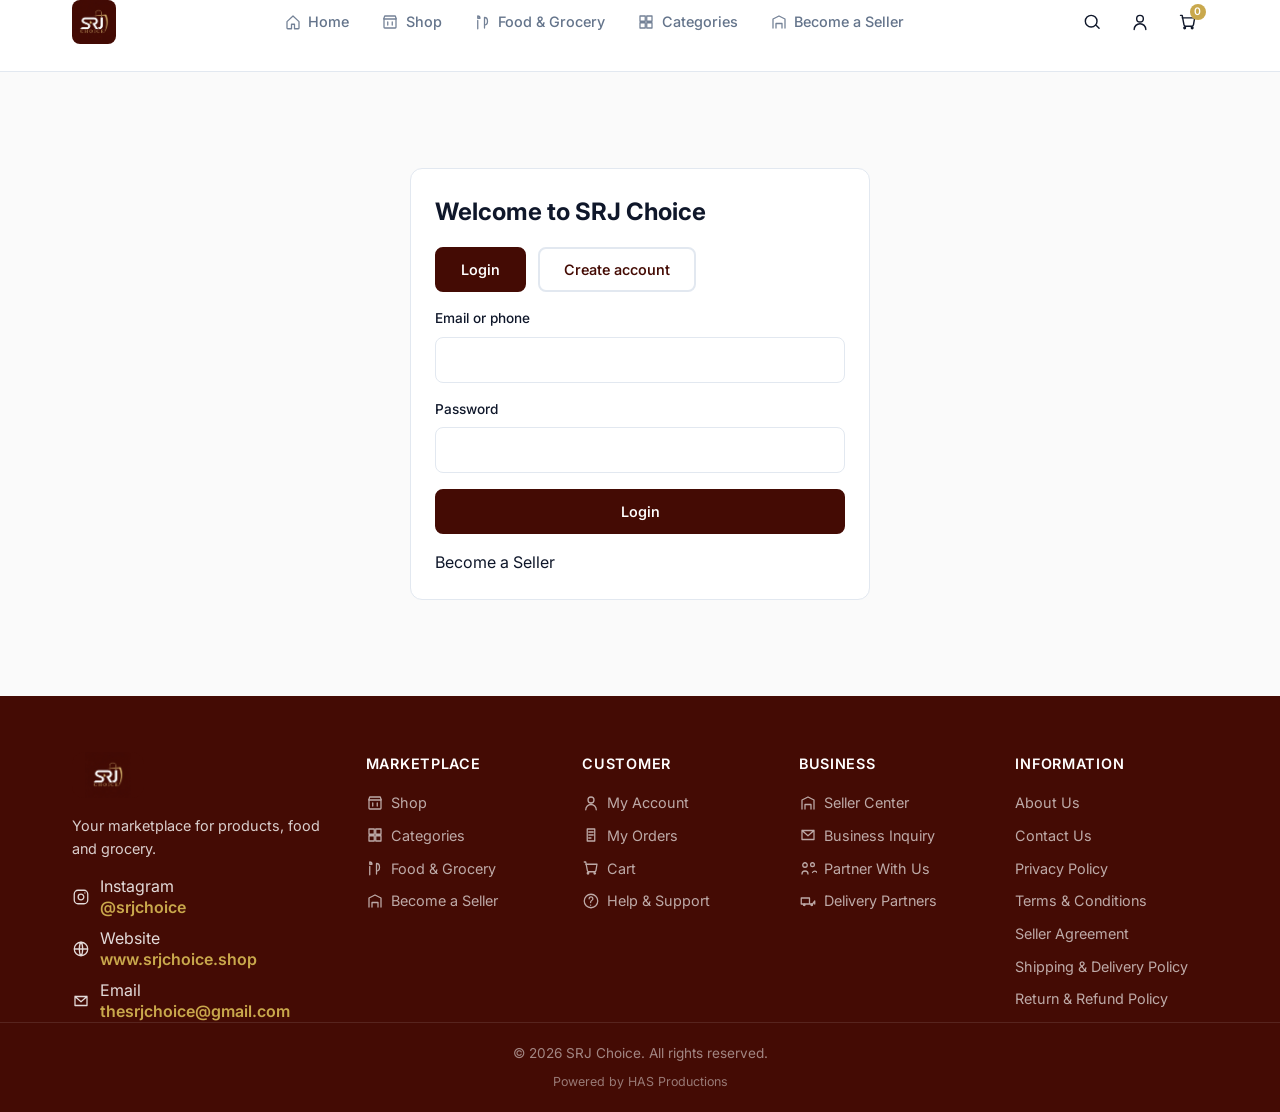
<file: account.html>
<!DOCTYPE html>
<html lang="en">
<head>
  <meta charset="UTF-8"/><meta name="viewport" content="width=device-width, initial-scale=1.0"/>
  <meta name="theme-color" content="#440B04"/>
  <meta name="description" content="SRJ Choice marketplace for products, food and grocery. Instagram @srjchoice. Email thesrjchoice@gmail.com."/>
  <link rel="icon" href="/logo.jpg"/>
  <link rel="canonical" href="https://www.srjchoice.shop/"/>

  <title>Account | SRJ Choice</title>
  <link href="https://fonts.googleapis.com/css2?family=Inter:wght@400;500;600&family=Playfair+Display:wght@600&display=swap" rel="stylesheet"/>
  <link rel="stylesheet" href="/styles.css"/>
</head>
<body>
<div id="app"></div>
<script src="/app.js"></script>
<script>
const next = new URLSearchParams(location.search).get("next");
document.getElementById("app").innerHTML = headerHTML("account") + `<main class="section"><div class="container" id="main"></div></main>` + footerHTML();
updateCartCount();

async function show() {
  if (!token()) return guest();
  try {
    const me = await api("/api/me");
    const orders = await api("/api/orders/mine").catch(() => ({orders:[]}));
    setUser(me.user);
    document.getElementById("main").innerHTML = `
      <h1 class="section-title">My Account</h1>
      <p>${escapeHtml(me.user.name)} · ${escapeHtml(me.user.email)} · ${escapeHtml(me.user.role)}</p>
      <p style="margin:1rem 0">
        ${me.user.role==="seller"?'<a class="btn btn-primary" href="/seller">Seller dashboard</a>':''}
        ${me.user.role==="admin"?'<a class="btn btn-primary" href="/admin">Admin panel</a>':''}
        <button class="btn btn-outline-dark" type="button" onclick="logout()">Log out</button>
      </p>
      <h3>Orders</h3>
      <table class="table"><thead><tr><th>ID</th><th>Status</th><th>Total</th><th>Items</th></tr></thead>
      <tbody>${(orders.orders||[]).map(o=>`<tr><td>${o.public_id}</td><td>${statusBadge(o.status)}</td><td>${money(o.total)}</td>
        <td>${(o.items||[]).map(i=>escapeHtml(i.name)+' × '+i.qty+' ('+i.status+')').join('<br>')}
        ${o.delivery?`<div>Track ${escapeHtml(o.delivery.tracking_code||'')} · ${escapeHtml(o.delivery.status||'')} · delivery ${money(o.delivery_fee||0)}</div>`:''}</td></tr>`).join("") || "<tr><td colspan=4>No orders yet</td></tr>"}</tbody></table>
      <p style="margin-top:2rem"><button class="btn btn-outline-dark" id="del">Delete my account</button></p>`;
    document.getElementById("del").onclick = async () => {
      if (!confirm("Delete account and anonymize personal data?")) return;
      await api("/api/account/delete", {method:"POST", body:"{}"});
      logout();
    };
  } catch { guest(); }
}

function guest() {
  document.getElementById("main").innerHTML = `
    <div class="auth-card">
      <h2>Welcome to SRJ Choice</h2>
      <div class="shop-filters" style="margin:1rem 0">
        <button class="btn btn-primary" id="t-login">Login</button>
        <button class="btn btn-outline-dark" id="t-reg">Create account</button>
      </div>
      <form id="f-login">
        <div class="form-group"><label>Email or phone</label><input name="email" required/></div>
        <div class="form-group"><label>Password</label><input type="password" name="password" required/></div>
        <button class="btn btn-primary btn-full">Login</button>
      </form>
      <form id="f-reg" class="hidden">
        <div class="form-group"><label>Full name</label><input name="name" required/></div>
        <div class="form-group"><label>Email</label><input type="email" name="email" required/></div>
        <div class="form-group"><label>Mobile</label><input name="phone" required/></div>
        <div class="form-group"><label>Password (8+)</label><input type="password" name="password" required minlength="8"/></div>
        <button class="btn btn-primary btn-full">Create customer account</button>
      </form>
      <p style="margin-top:1rem"><a href="/seller">Become a Seller</a></p>
    </div>`;
  document.getElementById("t-login").onclick = () => { document.getElementById("f-login").classList.remove("hidden"); document.getElementById("f-reg").classList.add("hidden"); };
  document.getElementById("t-reg").onclick = () => { document.getElementById("f-reg").classList.remove("hidden"); document.getElementById("f-login").classList.add("hidden"); };
  document.getElementById("f-login").onsubmit = async e => {
    e.preventDefault();
    const fd = Object.fromEntries(new FormData(e.target));
    try {
      const r = await api("/api/auth/login", {method:"POST", body:JSON.stringify(fd)});
      setToken(r.token); setUser(r.user);
      location.href = next === "checkout" ? "/?page=checkout" : (r.user.role==="admin"?"/admin": r.user.role==="seller"?"/seller":"/account");
    } catch(err){ toast(err.message); }
  };
  document.getElementById("f-reg").onsubmit = async e => {
    e.preventDefault();
    const fd = Object.fromEntries(new FormData(e.target));
    try {
      const r = await api("/api/auth/register", {method:"POST", body:JSON.stringify(fd)});
      setToken(r.token); setUser(r.user);
      location.href = next === "checkout" ? "/?page=checkout" : "/account";
    } catch(err){ toast(err.message); }
  };
}
show();
</script>
</body></html>
</file>
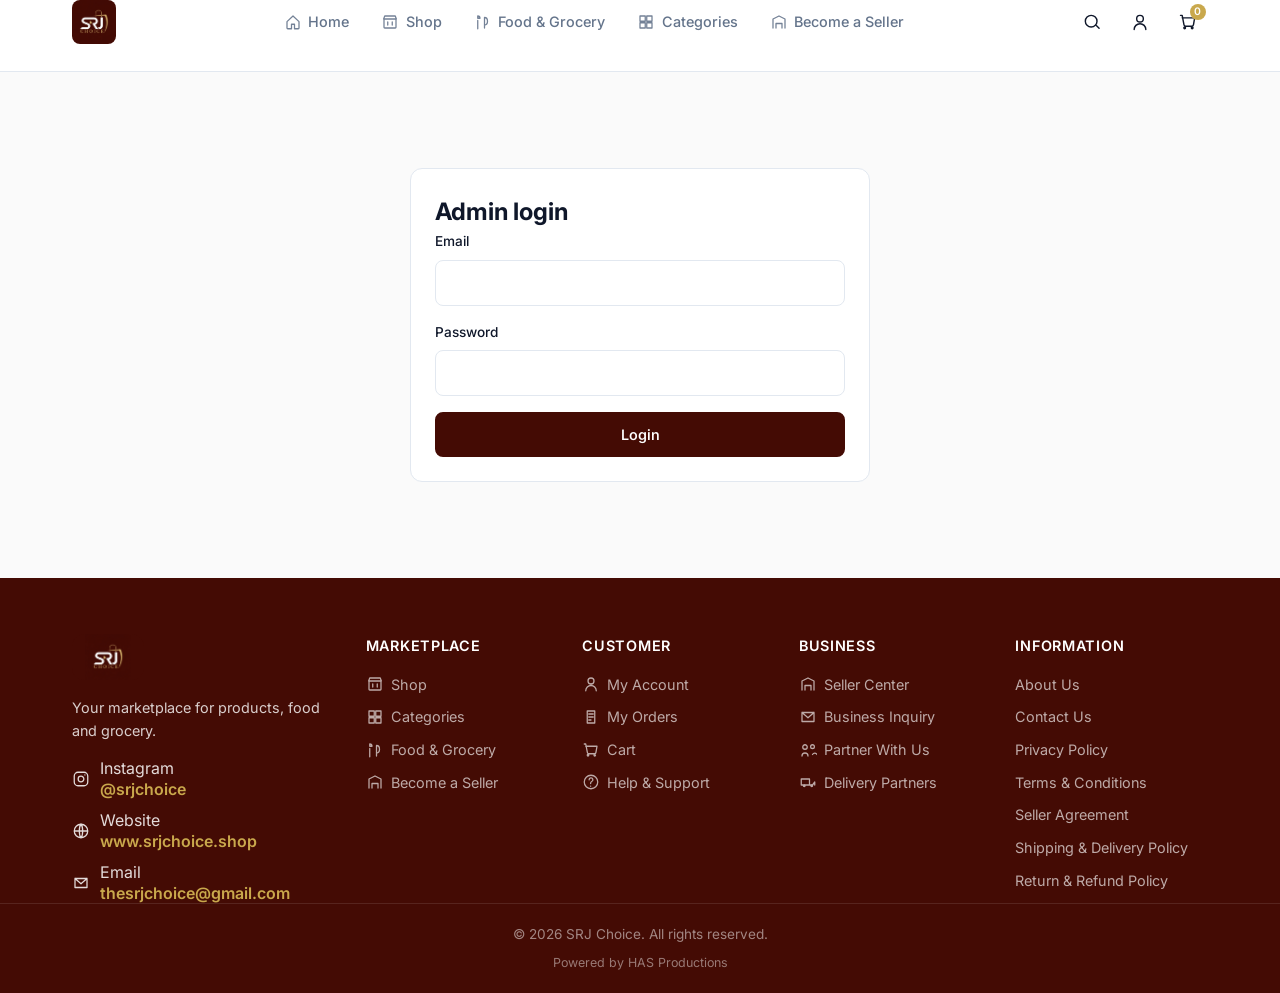
<file: admin.html>
<!DOCTYPE html>
<html lang="en">
<head>
  <meta charset="UTF-8"/><meta name="viewport" content="width=device-width, initial-scale=1.0"/>
  <meta name="theme-color" content="#440B04"/>
  <meta name="description" content="SRJ Choice marketplace for products, food and grocery. Instagram @srjchoice. Email thesrjchoice@gmail.com."/>
  <link rel="icon" href="/logo.jpg"/>
  <link rel="canonical" href="https://www.srjchoice.shop/"/>

  <title>Admin | SRJ Choice</title>
  <link href="https://fonts.googleapis.com/css2?family=Inter:wght@400;500;600&family=Playfair+Display:wght@600&display=swap" rel="stylesheet"/>
  <link rel="stylesheet" href="/styles.css"/>
</head>
<body>
<div id="app"></div>
<script src="/app.js"></script>
<script>
document.getElementById("app").innerHTML = headerHTML("") + `<div id="root"></div>` + footerHTML();

async function start() {
  const u = currentUser();
  if (!token() || !u || u.role !== "admin") {
    document.getElementById("root").innerHTML = `<section class="section"><div class="container auth-card">
      <h2>Admin login</h2>
      <form id="lf">
        <div class="form-group"><label>Email</label><input name="email" /></div>
        <div class="form-group"><label>Password</label><input type="password" name="password"/></div>
        <button class="btn btn-primary btn-full">Login</button>
      </form></div></section>`;
    document.getElementById("lf").onsubmit = async e => {
      e.preventDefault();
      try {
        const r = await api("/api/auth/login", {method:"POST", body:JSON.stringify(Object.fromEntries(new FormData(e.target)))});
        if (r.user.role !== "admin") { toast("Not an admin account"); return; }
        setToken(r.token); setUser(r.user); location.reload();
      } catch(err){ toast(err.message); }
    };
    return;
  }
  document.getElementById("root").innerHTML = `<div class="dash-wrap">
    <aside class="dash-side">
      <button class="linky active" data-p="stats">${icon("dash")} Dashboard</button>
      <button class="linky" data-p="sellers">${icon("seller")} Sellers</button>
      <button class="linky" data-p="customers">${icon("customers")} Customers</button>
      <button class="linky" data-p="products">${icon("products")} Products</button>
      <button class="linky" data-p="cats">${icon("categories")} Categories</button>
      <button class="linky" data-p="orders">${icon("orders")} Orders</button>
      <button class="linky" data-p="delivery">${icon("delivery")} Delivery</button>
      <button class="linky" data-p="payouts">${icon("payouts")} Payouts</button>
      <button class="linky" data-p="inquiries">${icon("mail")} Inquiries</button>
      <button class="linky" data-p="settings">${icon("commission")} Commission</button>
    </aside><div class="dash-main" id="panel"></div></div>`;
  document.querySelectorAll(".linky").forEach(b => b.onclick = () => {
    document.querySelectorAll(".linky").forEach(x=>x.classList.remove("active"));
    b.classList.add("active"); show(b.dataset.p);
  });
  async function show(p) {
    if (p==="stats") {
      const s = await api("/api/admin/stats");
      document.getElementById("panel").innerHTML = `<h2>Marketplace</h2>
        <div class="stat-grid">
          ${Object.entries(s).map(([k,v])=>`<div class="stat-card">${k}<b>${typeof v==="number" && k.includes("commission")||k==="gmv"?money(v):v}</b></div>`).join("")}
        </div>`;
    }
    if (p==="sellers") {
      const list = (await api("/api/admin/sellers")).sellers;
      document.getElementById("panel").innerHTML = `<h2>Sellers</h2><table class="table">
        <thead><tr><th>Store</th><th>Owner</th><th>Status</th><th></th></tr></thead>
        <tbody>${list.map(s=>`<tr><td>${escapeHtml(s.store_name)}</td><td>${escapeHtml(s.name)}<br>${escapeHtml(s.email)}</td>
          <td>${s.status}</td><td>
            <button data-s="${s.id}" data-v="approved">Approve</button>
            <button data-s="${s.id}" data-v="rejected">Reject</button>
            <button data-s="${s.id}" data-v="suspended">Suspend</button>
          </td></tr>`).join("")}</tbody></table>`;
      document.querySelectorAll("[data-s]").forEach(b => b.onclick = async () => {
        await api("/api/admin/sellers/"+b.dataset.s, {method:"PUT", body:JSON.stringify({status:b.dataset.v})});
        show("sellers");
      });
    }
    if (p==="products") {
      const list = (await api("/api/seller/products")).products;
      document.getElementById("panel").innerHTML = `<h2>Products</h2><table class="table">
        <thead><tr><th>Name</th><th>Price</th><th>Status</th><th></th></tr></thead>
        <tbody>${list.map(x=>`<tr><td>${escapeHtml(x.name)}</td><td>${money(x.price)}</td><td>${x.status}${x.featured?" ★":""}</td>
          <td>
            <button data-p="${x.id}" data-v="published">Approve</button>
            <button data-p="${x.id}" data-v="rejected">Reject</button>
            <button data-f="${x.id}">Feature</button>
          </td></tr>`).join("")}</tbody></table>`;
      document.querySelectorAll("[data-p]").forEach(b => b.onclick = async () => {
        await api("/api/admin/products/"+b.dataset.p, {method:"PUT", body:JSON.stringify({status:b.dataset.v})});
        show("products");
      });
      document.querySelectorAll("[data-f]").forEach(b => b.onclick = async () => {
        await api("/api/admin/products/"+b.dataset.f, {method:"PUT", body:JSON.stringify({featured:true})});
        toast("Featured");
      });
    }
    if (p==="orders") {
      const list = (await api("/api/admin/orders")).orders;
      document.getElementById("panel").innerHTML = `<h2>Orders</h2><table class="table">
        <thead><tr><th>ID</th><th>Total</th><th>Pay</th><th>Status</th></tr></thead>
        <tbody>${list.map(o=>`<tr><td>${o.public_id}</td><td>${money(o.total)}</td><td>${o.payment_method}</td>
          <td><select data-o="${o.id}">${["placed","processing","shipped","delivered","cancelled"].map(s=>`<option ${s===o.status?"selected":""}>${s}</option>`).join("")}</select></td></tr>`).join("")}</tbody></table>`;
      document.querySelectorAll("[data-o]").forEach(sel => sel.onchange = async () => {
        await api("/api/admin/orders/"+sel.dataset.o, {method:"PUT", body:JSON.stringify({status:sel.value})});
      });
    }
    if (p==="cats") {
      const cats = (await api("/api/categories/all")).categories;
      const mains = cats.filter(c=>!c.parent_id);
      document.getElementById("panel").innerHTML = `<h2>Categories</h2>
        <form id="cf" class="shop-filters">
          <input name="name" placeholder="Name" required/>
          <select name="parent_id"><option value="">Main category</option>${mains.map(m=>`<option value="${m.id}">Under ${escapeHtml(m.name)}</option>`).join("")}</select>
          <input name="commission_pct" placeholder="Commission % (optional)" type="number" step="0.1"/>
          <button class="btn btn-primary btn-sm">Add</button>
        </form>
        <table class="table"><thead><tr><th>Name</th><th>Parent</th><th>Active</th><th>Commission</th><th></th></tr></thead>
        <tbody>${cats.map(c=>`<tr><td>${escapeHtml(c.name)}</td><td>${c.parent_id||"—"}</td><td>${c.active?"yes":"no"}</td>
          <td>${c.commission_pct??"—"}</td>
          <td><button data-off="${c.id}">Deactivate</button></td></tr>`).join("")}</tbody></table>`;
      document.getElementById("cf").onsubmit = async e => {
        e.preventDefault();
        const d = Object.fromEntries(new FormData(e.target));
        d.parent_id = d.parent_id ? Number(d.parent_id) : null;
        d.commission_pct = d.commission_pct === "" ? null : Number(d.commission_pct);
        await api("/api/admin/categories", {method:"POST", body:JSON.stringify(d)});
        show("cats");
      };
      document.querySelectorAll("[data-off]").forEach(b => b.onclick = async () => {
        await api("/api/admin/categories/"+b.dataset.off, {method:"PUT", body:JSON.stringify({delete:true})});
        show("cats");
      });
    }
    if (p==="customers") {
      const list = (await api("/api/admin/customers")).customers;
      document.getElementById("panel").innerHTML = `<h2>Customers</h2><table class="table">
        <thead><tr><th>Name</th><th>Email</th><th>Phone</th></tr></thead>
        <tbody>${list.map(c=>`<tr><td>${escapeHtml(c.name)}</td><td>${escapeHtml(c.email||"")}</td><td>${escapeHtml(c.phone||"")}</td></tr>`).join("")}</tbody></table>`;
    }
    if (p==="payouts") {
      const sellers = (await api("/api/admin/sellers")).sellers;
      const pays = (await api("/api/admin/payouts")).payouts;
      document.getElementById("panel").innerHTML = `<h2>Payouts</h2>
        <form id="po" class="shop-filters">
          <select name="seller_id">${sellers.map(s=>`<option value="${s.id}">${escapeHtml(s.store_name)}</option>`).join("")}</select>
          <input name="amount" type="number" step="0.01" placeholder="Amount"/>
          <button class="btn btn-primary btn-sm">Record payout</button>
        </form>
        <table class="table"><thead><tr><th>ID</th><th>Seller</th><th>Amount</th><th>Status</th></tr></thead>
        <tbody>${pays.map(p=>`<tr><td>${p.id}</td><td>${escapeHtml(p.store_name || "Store")}</td><td>${money(p.amount)}</td><td>${p.status}</td></tr>`).join("")}</tbody></table>`;
      document.getElementById("po").onsubmit = async e => {
        e.preventDefault();
        const d = Object.fromEntries(new FormData(e.target));
        d.seller_id = Number(d.seller_id); d.amount = Number(d.amount);
        try { await api("/api/admin/payouts", {method:"POST", body:JSON.stringify(d)}); show("payouts"); }
        catch(err){ toast(err.message); }
      };
    }
    if (p==="delivery") {
      const data = await api("/api/delivery/orders");
      const partners = await api("/api/delivery/partners");
      document.getElementById("panel").innerHTML = `<h2>Delivery management</h2>
        <p>Partners: ${(partners.partners||[]).map(x=>escapeHtml(x.name)+" ("+x.kind+")").join(" · ")}</p>
        <table class="table"><thead><tr><th>Order</th><th>Type</th><th>Fee</th><th>ETA</th><th>Track</th><th>Delivery status</th></tr></thead>
        <tbody>${(data.orders||[]).map(o=>`<tr>
          <td>${o.public_id}</td><td>${o.vertical||"product"}</td>
          <td>${money(o.delivery_fee||o.shipping||0)}</td>
          <td>${o.eta_minutes?o.eta_minutes+" min":(o.eta_date||"—")}</td>
          <td>${(o.delivery&&o.delivery.tracking_code)||"—"}</td>
          <td>${(o.delivery&&o.delivery.status)||"—"}</td>
        </tr>`).join("")}</tbody></table>`;
    }
    if (p==="inquiries") {
      const qv = document.getElementById("inq-q")?.value || "";
      const typ = document.getElementById("inq-type")?.value || "";
      const stv = document.getElementById("inq-st")?.value || "";
      const qs = new URLSearchParams();
      if (qv) qs.set("q", qv);
      if (typ) qs.set("type", typ);
      if (stv) qs.set("status", stv);
      const list = (await api("/api/admin/inquiries?" + qs.toString())).inquiries || [];
      document.getElementById("panel").innerHTML = `<h2>Inquiries</h2>
        <div class="shop-filters">
          <input id="inq-q" placeholder="Search name, email, order" value="${escapeHtml(qv)}"/>
          <select id="inq-type"><option value="">All types</option>
            ${[["general","General"],["seller","Seller"],["food_partner","Food"],["grocery_partner","Grocery"],["delivery_partner","Delivery"],["partnership","Partnership"],["order_support","Order"],["payment_support","Payment"],["refund","Refund"],["technical","Technical"],["other","Other"]].map(([v,l])=>`<option value="${v}" ${typ===v?"selected":""}>${l}</option>`).join("")}
          </select>
          <select id="inq-st"><option value="">All status</option>
            ${["new","open","in_progress","resolved","closed"].map(s=>`<option ${stv===s?"selected":""}>${s}</option>`).join("")}
          </select>
          <button class="btn btn-sm btn-primary" id="inq-go">Filter</button>
        </div>
        <table class="table"><thead><tr><th>When</th><th>Type</th><th>From</th><th>Subject</th><th>Status</th><th></th></tr></thead>
        <tbody>${list.map(i=>`<tr>
          <td>${new Date((i.created_at||0)*1000).toLocaleDateString()}</td>
          <td>${escapeHtml(i.inquiry_type)}</td>
          <td>${escapeHtml(i.name)}<br>${escapeHtml(i.email||"")} ${escapeHtml(i.phone||"")}</td>
          <td>${escapeHtml(i.subject||"")}<div class="seller-chip">${escapeHtml((i.message||"").slice(0,80))}</div></td>
          <td>
            <select data-is="${i.id}">${["new","open","in_progress","resolved","closed"].map(s=>`<option ${s===i.status?"selected":""}>${s}</option>`).join("")}</select>
          </td>
          <td><button data-note="${i.id}">Note</button> <button data-del="${i.id}">Archive</button></td>
        </tr>`).join("") || "<tr><td colspan=6>No inquiries</td></tr>"}</tbody></table>`;
      document.getElementById("inq-go").onclick = () => show("inquiries");
      document.querySelectorAll("[data-is]").forEach(sel => sel.onchange = async () => {
        await api("/api/admin/inquiries/"+sel.dataset.is, {method:"PUT", body:JSON.stringify({status: sel.value})});
        toast("Updated");
      });
      document.querySelectorAll("[data-note]").forEach(b => b.onclick = async () => {
        const note = prompt("Internal note");
        if (note == null) return;
        await api("/api/admin/inquiries/"+b.dataset.note, {method:"PUT", body:JSON.stringify({admin_note: note})});
        toast("Saved");
      });
      document.querySelectorAll("[data-del]").forEach(b => b.onclick = async () => {
        if (!confirm("Archive this inquiry?")) return;
        await api("/api/admin/inquiries/"+b.dataset.del, {method:"PUT", body:JSON.stringify({archive:true})});
        show("inquiries");
      });
    }
    if (p==="settings") {
      const s = await api("/api/admin/stats");
      document.getElementById("panel").innerHTML = `<h2>Commission</h2>
        <form id="cm" class="auth-card" style="margin:0">
          <div class="form-group"><label>Default marketplace commission %</label>
            <input name="commission_default" type="number" step="0.1" value="${s.commission_default}"/></div>
          <h3 style="margin-top:1.25rem">Public contact details</h3>
          <p class="payment-note">Leave blank until official. Empty fields stay hidden on the website.</p>
          <div class="form-group"><label>Business email</label><input name="contact_business_email"/></div>
          <div class="form-group"><label>Customer support email</label><input name="contact_support_email"/></div>
          <div class="form-group"><label>Seller support email</label><input name="contact_seller_email"/></div>
          <div class="form-group"><label>Office address</label><input name="contact_address"/></div>
          <div class="form-group"><label>Support hours</label><input name="contact_hours" placeholder="e.g. Mon–Sat 10:00–18:00"/></div>
          <button class="btn btn-primary">Save</button>
        </form>
        <p class="payment-note">Instagram @srjchoice and www.srjchoice.shop are fixed official links. Commission is calculated on the server.</p>`;
      document.getElementById("cm").onsubmit = async e => {
        e.preventDefault();
        const d = Object.fromEntries(new FormData(e.target));
        if (d.commission_default) d.commission_default = Number(d.commission_default);
        await api("/api/admin/settings", {method:"PUT", body:JSON.stringify(d)});
        toast("Saved");
      };
    }
  }
  show("stats");
}
start();
</script>
</body></html>
</file>
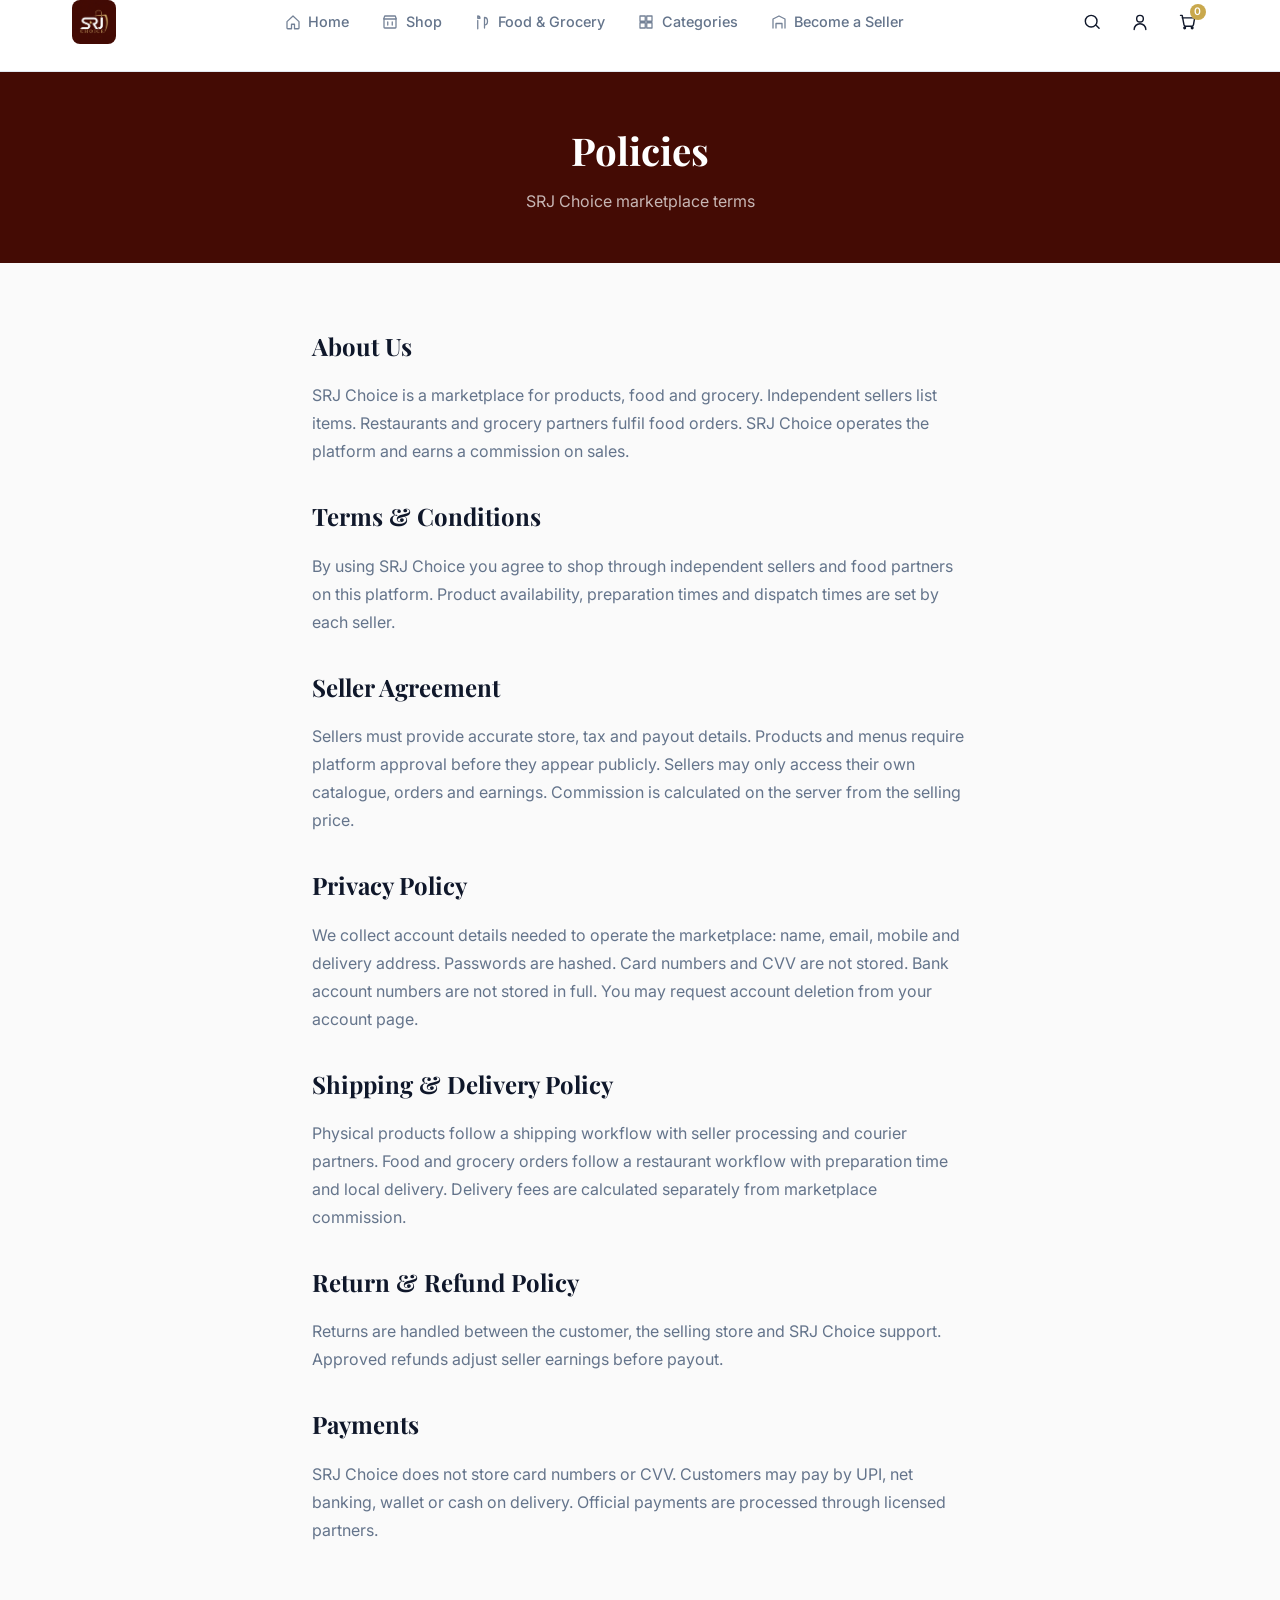
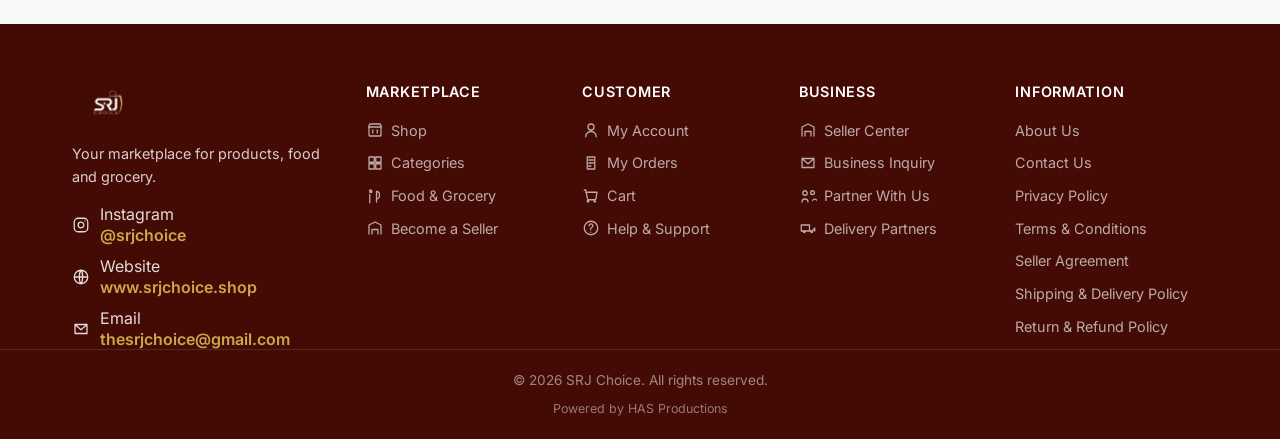
<file: legal.html>
<!DOCTYPE html>
<html lang="en">
<head>
  <meta charset="UTF-8"/><meta name="viewport" content="width=device-width, initial-scale=1.0"/>
  <meta name="theme-color" content="#440B04"/>
  <meta name="description" content="SRJ Choice marketplace for products, food and grocery. Instagram @srjchoice. Email thesrjchoice@gmail.com."/>
  <link rel="icon" href="/logo.jpg"/>
  <link rel="canonical" href="https://www.srjchoice.shop/"/>

  <title>Policies | SRJ Choice</title>
  <link href="https://fonts.googleapis.com/css2?family=Inter:wght@400;500;600&family=Playfair+Display:wght@600&display=swap" rel="stylesheet"/>
  <link rel="stylesheet" href="/styles.css"/>
</head>
<body>
<div id="app"></div>
<script src="/app.js"></script>
<script>
document.getElementById("app").innerHTML = headerHTML("") + `
<section class="page-hero"><div class="container"><h1>Policies</h1><p>SRJ Choice marketplace terms</p></div></section>
<section class="section"><div class="container about-content about-text">
  <h2 id="about">About Us</h2>
  <p>SRJ Choice is a marketplace for products, food and grocery. Independent sellers list items. Restaurants and grocery partners fulfil food orders. SRJ Choice operates the platform and earns a commission on sales.</p>
  <h2>Terms &amp; Conditions</h2>
  <p>By using SRJ Choice you agree to shop through independent sellers and food partners on this platform. Product availability, preparation times and dispatch times are set by each seller.</p>
  <h2>Seller Agreement</h2>
  <p>Sellers must provide accurate store, tax and payout details. Products and menus require platform approval before they appear publicly. Sellers may only access their own catalogue, orders and earnings. Commission is calculated on the server from the selling price.</p>
  <h2>Privacy Policy</h2>
  <p>We collect account details needed to operate the marketplace: name, email, mobile and delivery address. Passwords are hashed. Card numbers and CVV are not stored. Bank account numbers are not stored in full. You may request account deletion from your account page.</p>
  <h2 id="shipping">Shipping &amp; Delivery Policy</h2>
  <p>Physical products follow a shipping workflow with seller processing and courier partners. Food and grocery orders follow a restaurant workflow with preparation time and local delivery. Delivery fees are calculated separately from marketplace commission.</p>
  <h2>Return &amp; Refund Policy</h2>
  <p>Returns are handled between the customer, the selling store and SRJ Choice support. Approved refunds adjust seller earnings before payout.</p>
  <h2>Payments</h2>
  <p>SRJ Choice does not store card numbers or CVV. Customers may pay by UPI, net banking, wallet or cash on delivery. Official payments are processed through licensed partners.</p>
</div></section>` + footerHTML();
updateCartCount();
</script>
</body></html>
</file>
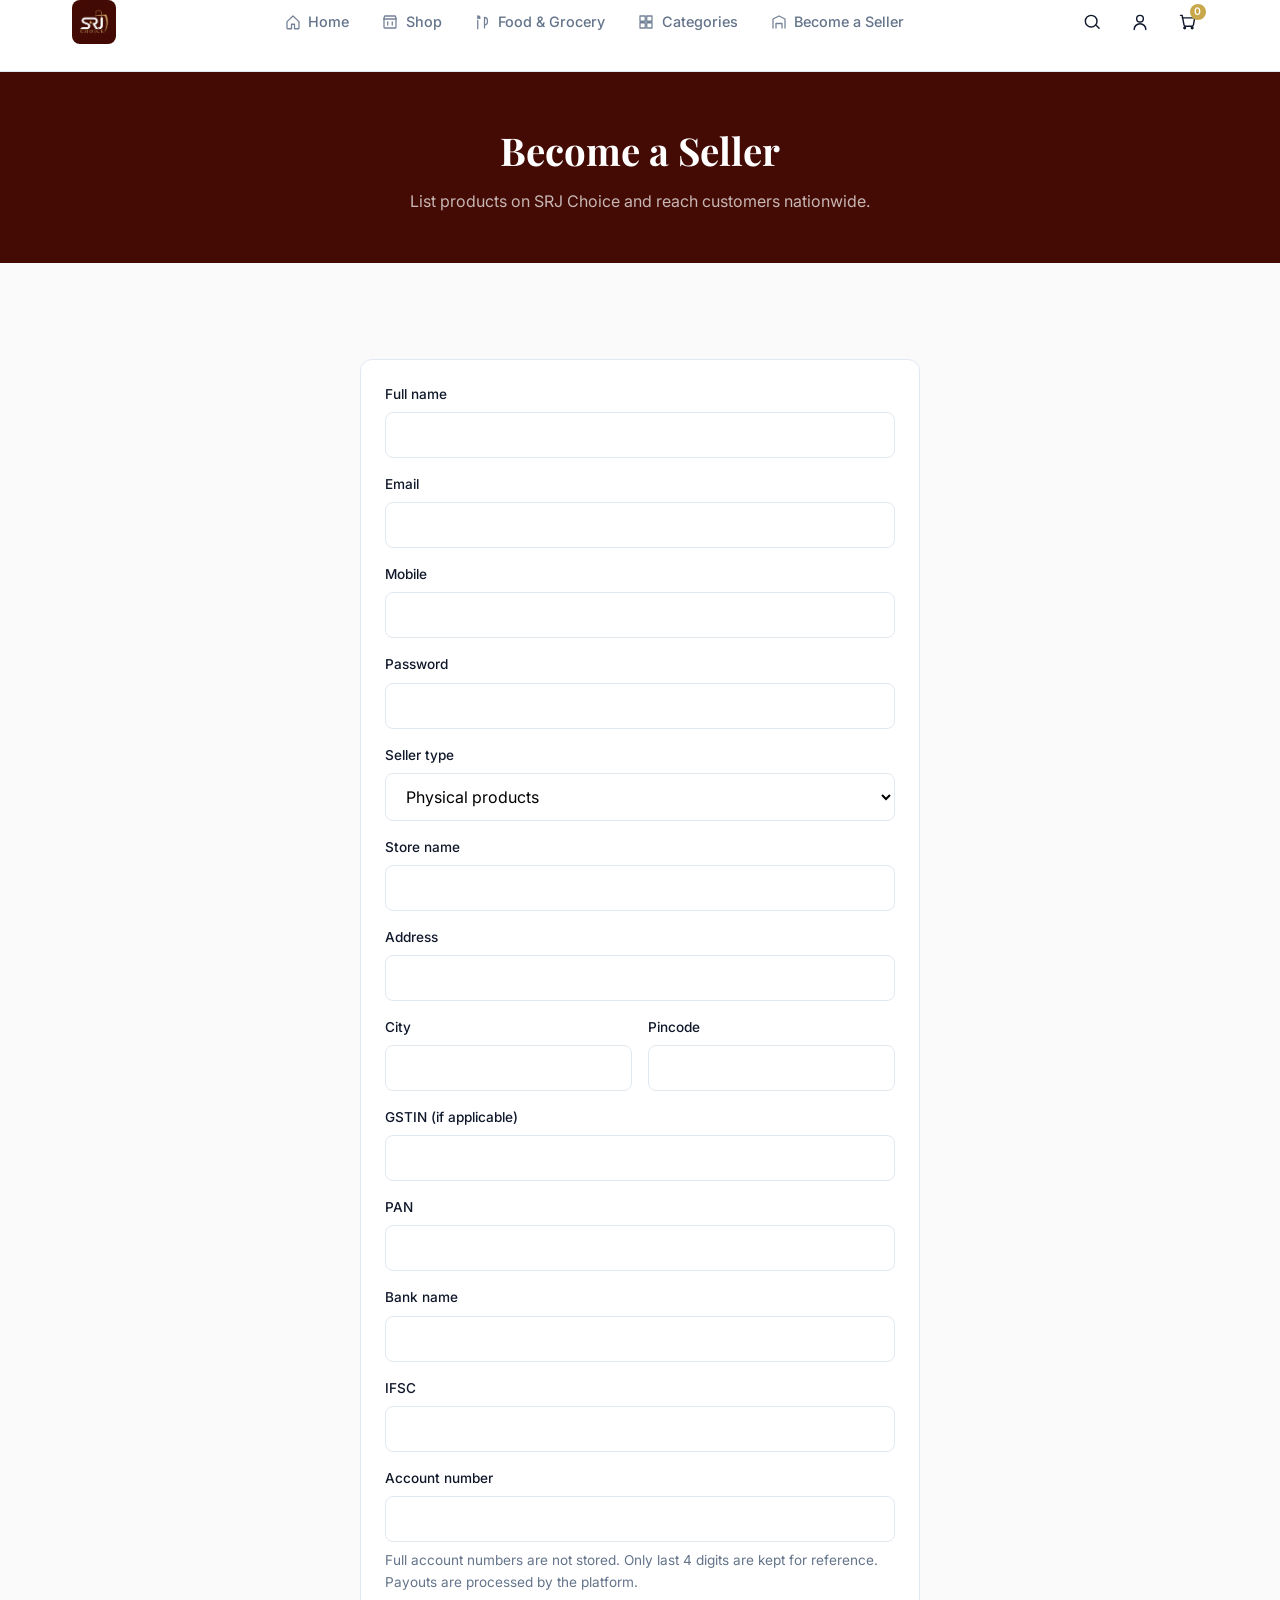
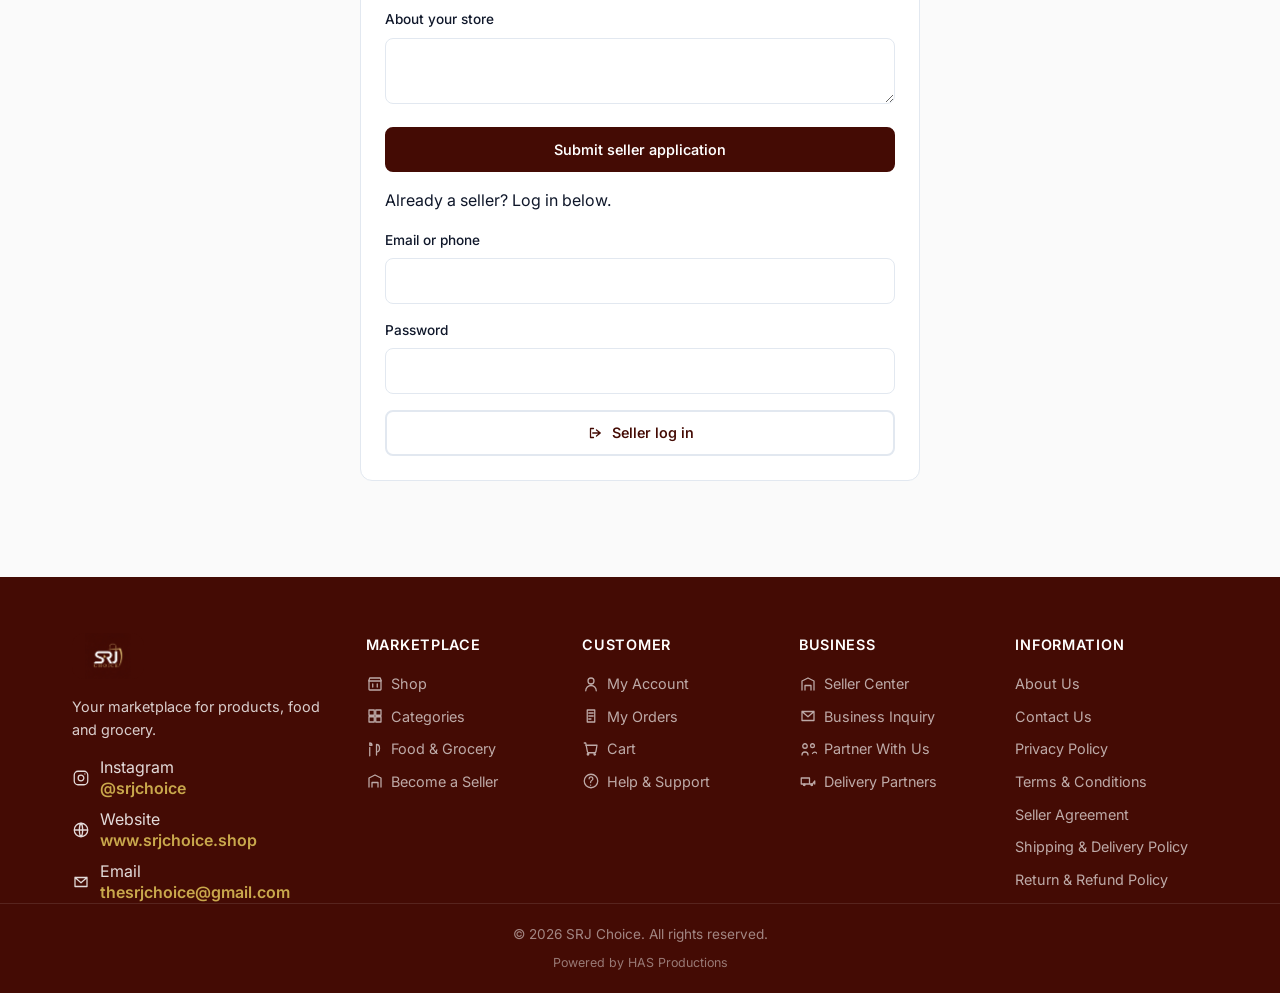
<file: seller.html>
<!DOCTYPE html>
<html lang="en">
<head>
  <meta charset="UTF-8"/><meta name="viewport" content="width=device-width, initial-scale=1.0"/>
  <title>Seller Center | SRJ Choice</title>
  <link href="https://fonts.googleapis.com/css2?family=Inter:wght@400;500;600&family=Playfair+Display:wght@600&display=swap" rel="stylesheet"/>
  <link rel="stylesheet" href="/styles.css"/>
</head>
<body>
<div id="app"></div>
<script src="/app.js"></script>
<script>
document.getElementById("app").innerHTML = headerHTML("") + `<div id="root"></div>` + footerHTML();

async function start() {
  const u = currentUser();
  if (!token() || !u || u.role !== "seller") return apply();
  try {
    const me = await api("/api/me");
    if (!me.seller) return apply();
    return dashboard(me);
  } catch { return apply(); }
}

function apply() {
  document.getElementById("root").innerHTML = `<section class="page-hero"><div class="container"><h1>Become a Seller</h1><p>List products on SRJ Choice and reach customers nationwide.</p></div></section>
    <section class="section"><div class="container auth-card" style="max-width:560px">
      <form id="sf">
        <div class="form-group"><label>Full name</label><input name="name" required/></div>
        <div class="form-group"><label>Email</label><input type="email" name="email" required/></div>
        <div class="form-group"><label>Mobile</label><input name="phone" required/></div>
        <div class="form-group"><label>Password</label><input type="password" name="password" minlength="8" required/></div>
        <div class="form-group"><label>Seller type</label>
          <select name="vertical"><option value="product">Physical products</option><option value="food">Restaurant / Food</option><option value="grocery">Grocery</option></select>
        </div>
        <div class="form-group"><label>Store name</label><input name="store_name" required/></div>
        <div class="form-group"><label>Address</label><input name="address" required/></div>
        <div class="form-row">
          <div class="form-group"><label>City</label><input name="city" required/></div>
          <div class="form-group"><label>Pincode</label><input name="pincode" required/></div>
        </div>
        <div class="form-group"><label>GSTIN (if applicable)</label><input name="gstin"/></div>
        <div class="form-group"><label>PAN</label><input name="pan"/></div>
        <div class="form-group"><label>Bank name</label><input name="bank_name"/></div>
        <div class="form-group"><label>IFSC</label><input name="ifsc"/></div>
        <div class="form-group"><label>Account number</label><input name="account_number" autocomplete="off"/></div>
        <p class="payment-note">Full account numbers are not stored. Only last 4 digits are kept for reference. Payouts are processed by the platform.</p>
        <div class="form-group"><label>About your store</label><textarea name="bio"></textarea></div>
        <button class="btn btn-primary btn-full">Submit seller application</button>
      </form>
      <p style="margin-top:1rem">Already a seller? Log in below.</p>
      <form id="sl" style="margin-top:1rem">
        <div class="form-group"><label>Email or phone</label><input name="email" required/></div>
        <div class="form-group"><label>Password</label><input type="password" name="password" required/></div>
        <button class="btn btn-outline-dark btn-full" type="submit">${icon("logout")} Seller log in</button>
      </form>
    </div></section>`;
  document.getElementById("sl") && (document.getElementById("sl").onsubmit = async e => {
    e.preventDefault();
    const fd = Object.fromEntries(new FormData(e.target));
    try {
      const r = await api("/api/auth/login", {method:"POST", body:JSON.stringify(fd)});
      if (r.user.role !== "seller") { toast("Use a seller account"); return; }
      setToken(r.token); setUser(r.user); location.reload();
    } catch(err){ toast(err.message); }
  });
  document.getElementById("sf").onsubmit = async e => {
    e.preventDefault();
    try {
      const r = await api("/api/auth/register-seller", {method:"POST", body:JSON.stringify(Object.fromEntries(new FormData(e.target)))});
      setToken(r.token); setUser(r.user);
      toast("Application submitted. Admin approval required.");
      location.reload();
    } catch(err){ toast(err.message); }
  };
}

async function dashboard(me) {
  const s = me.seller;
  document.getElementById("root").innerHTML = `<div class="dash-wrap">
    <aside class="dash-side">
      <button class="linky active" data-p="overview">${icon("dash")} Dashboard</button>
      <button class="linky" data-p="add">${icon("add")} Add Product</button>
      <button class="linky" data-p="products">${icon("products")} Products</button>
      <button class="linky" data-p="orders">${icon("orders")} Orders</button>
      <button class="linky" data-p="earnings">${icon("earnings")} Earnings & Payouts</button>
      <button class="linky" data-p="delivery">${icon("delivery")} Delivery Settings</button>
      <button class="linky" data-p="profile">${icon("profile")} Store Profile</button>
      <a href="/account">${icon("settings")} Settings</a>
    </aside>
    <div class="dash-main" id="panel"></div>
  </div>`;
  document.querySelectorAll(".dash-side .linky").forEach(b => b.onclick = () => {
    document.querySelectorAll(".dash-side .linky").forEach(x => x.classList.remove("active"));
    b.classList.add("active");
    show(b.dataset.p);
  });
  async function show(p) {
    if (s.status !== "approved" && p !== "profile" && p !== "overview") {
      document.getElementById("panel").innerHTML = `<div class="alert">Your seller application is <strong>${s.status}</strong>. You can add products after admin approval.</div>`;
      if (p !== "overview") return;
    }
    if (p === "overview") {
      const d = await api("/api/seller/dashboard");
      const st = d.stats;
      document.getElementById("panel").innerHTML = `<h2>Overview</h2>
        <div class="alert">Store: ${escapeHtml(s.store_name)} · Seller ID: ${escapeHtml(s.seller_code || "Assigned after approval")} · Status: ${s.status}
          <button class="btn btn-sm btn-outline-dark" type="button" onclick="logout()">${icon("logout")} Log out</button></div>
        <div class="stat-grid">
          <div class="stat-card">Gross sales<b>${money(st.gross_sales)}</b></div>
          <div class="stat-card">Commission<b>${money(st.commission)}</b></div>
          <div class="stat-card">Net earnings<b>${money(st.net_earnings)}</b></div>
          <div class="stat-card">Available payout<b>${money(st.available_payout)}</b></div>
          <div class="stat-card">Paid<b>${money(st.paid)}</b></div>
          <div class="stat-card">Orders<b>${st.orders}</b></div>
        </div>`;
    }
    if (p === "add") {
      const cats = (await api("/api/categories")).categories;
      const mains = cats.filter(c => !c.parent_id);
      document.getElementById("panel").innerHTML = `<h2>Add Product</h2>
        <form id="pf" class="auth-card" style="margin:0;max-width:640px">
          <div class="form-group"><label>Name</label><input name="name" required/></div>
          <div class="form-row">
            <div class="form-group"><label>Category</label>
              <select name="category_id" id="cid">${mains.map(c=>`<option value="${c.id}">${escapeHtml(c.name)}</option>`).join("")}</select></div>
            <div class="form-group"><label>Subcategory</label><select name="subcategory_id" id="sid"></select></div>
          </div>
          <div class="form-group"><label>Description</label><textarea name="description"></textarea></div>
          <div class="form-row">
            <div class="form-group"><label>Selling price</label><input name="price" type="number" step="0.01" required/></div>
            <div class="form-group"><label>MRP</label><input name="mrp" type="number" step="0.01"/></div>
          </div>
          <div class="form-row">
            <div class="form-group"><label>Stock</label><input name="stock" type="number" value="1"/></div>
            <div class="form-group"><label>SKU</label><input name="sku"/></div>
          </div>
          <div class="form-row">
            <div class="form-group"><label>Size</label><input name="size"/></div>
            <div class="form-group"><label>Color</label><input name="color"/></div>
          </div>
          <div class="form-group"><label>Shipping info</label><input name="shipping"/></div>
          <div class="form-group"><label>Image upload</label><input type="file" id="imgf" accept="image/*"/></div>
          <input type="hidden" name="images" id="imgs"/>
          <button class="btn btn-primary">Submit for approval</button>
        </form>`;
      const fillSubs = () => {
        const pid = Number(document.getElementById("cid").value);
        const subs = cats.filter(c => c.parent_id === pid);
        document.getElementById("sid").innerHTML = `<option value="">—</option>` + subs.map(s=>`<option value="${s.id}">${escapeHtml(s.name)}</option>`).join("");
      };
      fillSubs();
      document.getElementById("cid").onchange = fillSubs;
      document.getElementById("imgf").onchange = async ev => {
        const f = ev.target.files[0]; if (!f) return;
        const fd = new FormData(); fd.append("file", f, f.name);
        const res = await fetch("/api/upload", { method:"POST", headers: { Authorization: "Bearer "+token() }, body: fd });
        const data = await res.json();
        if (!res.ok) return toast(data.error||"Upload failed");
        document.getElementById("imgs").value = JSON.stringify([data.url]);
        toast("Image uploaded");
      };
      document.getElementById("pf").onsubmit = async e => {
        e.preventDefault();
        const fd = Object.fromEntries(new FormData(e.target));
        fd.price = Number(fd.price); fd.stock = Number(fd.stock||0);
        fd.mrp = fd.mrp ? Number(fd.mrp) : null;
        fd.category_id = Number(fd.category_id); fd.subcategory_id = fd.subcategory_id ? Number(fd.subcategory_id) : null;
        fd.images = fd.images ? JSON.parse(fd.images) : [];
        try { await api("/api/seller/products", {method:"POST", body:JSON.stringify(fd)}); toast("Submitted for approval"); show("products"); }
        catch(err){ toast(err.message); }
      };
    }
    if (p === "products") {
      const list = (await api("/api/seller/products")).products;
      document.getElementById("panel").innerHTML = `<h2>My Products</h2>
        <table class="table"><thead><tr><th>Name</th><th>Price</th><th>Stock</th><th>Status</th><th></th></tr></thead>
        <tbody>${list.map(x=>`<tr><td>${escapeHtml(x.name)}</td><td>${money(x.price)}</td>
          <td><input data-stock="${x.id}" value="${x.stock}" style="width:70px"/></td>
          <td>${x.status} ${x.available===0?"· unavailable":""}</td>
          <td>
            <button data-av="${x.id}" data-on="${x.available===0?1:0}">${x.available===0?"Mark available":"Mark unavailable"}</button>
            <button data-del="${x.id}">Remove</button>
          </td></tr>`).join("")}</tbody></table>`;
      document.querySelectorAll("[data-stock]").forEach(inp => inp.onchange = async () => {
        await api("/api/seller/products/"+inp.dataset.stock, {method:"PUT", body:JSON.stringify({stock:Number(inp.value)})});
        toast("Stock updated");
      });
      document.querySelectorAll("[data-av]").forEach(b => b.onclick = async () => {
        await api("/api/seller/products/"+b.dataset.av, {method:"PUT", body:JSON.stringify({available: Number(b.dataset.on)})});
        show("products");
      });
      document.querySelectorAll("[data-del]").forEach(b => b.onclick = async () => {
        if (!confirm("Remove this product from sale?")) return;
        await api("/api/seller/products/"+b.dataset.del, {method:"DELETE"});
        show("products");
      });
    }
    if (p === "orders") {
      const list = (await api("/api/seller/orders")).orders;
      document.getElementById("panel").innerHTML = `<h2>Orders</h2>
        <table class="table"><thead><tr><th>Order</th><th>Item</th><th>Qty</th><th>Seller amount</th><th>Status</th></tr></thead>
        <tbody>${list.map(o=>`<tr><td>${o.public_id}</td><td>${escapeHtml(o.name)}</td><td>${o.qty}</td>
          <td>${money(o.seller_amt)}</td><td>
            <select data-st="${o.id}">
              ${(o.vertical==="food"||o.vertical==="grocery"
                ? ["new","accepted","preparing","ready_pickup","picked_up","out_for_delivery","delivered","cancelled"]
                : ["placed","accepted","packed","ready_pickup","shipped","in_transit","out_for_delivery","delivered","cancelled","failed","returned"]
              ).map(s=>`<option ${s===o.status?"selected":""}>${s}</option>`).join("")}
            </select></td></tr>`).join("") || "<tr><td colspan=5>No orders</td></tr>"}</tbody></table>`;
      document.querySelectorAll("[data-st]").forEach(sel => sel.onchange = async () => {
        await api("/api/seller/orders/"+sel.dataset.st, {method:"PUT", body:JSON.stringify({status: sel.value})});
        toast("Status updated");
      });
    }
    if (p === "earnings") {
      const d = await api("/api/seller/dashboard");
      document.getElementById("panel").innerHTML = `<h2>Earnings</h2>
        <div class="stat-grid">
          <div class="stat-card">Gross<b>${money(d.stats.gross_sales)}</b></div>
          <div class="stat-card">Commission deducted<b>${money(d.stats.commission)}</b></div>
          <div class="stat-card">Net<b>${money(d.stats.net_earnings)}</b></div>
          <div class="stat-card">Available<b>${money(d.stats.available_payout)}</b></div>
        </div>
        <h3>Payout history</h3>
        <table class="table"><thead><tr><th>ID</th><th>Amount</th><th>Status</th></tr></thead>
        <tbody>${(d.payouts||[]).map(p=>`<tr><td>${p.id}</td><td>${money(p.amount)}</td><td>${p.status}</td></tr>`).join("") || "<tr><td colspan=3>No payouts yet</td></tr>"}</tbody></table>`;
    }
    if (p === "delivery") {
      document.getElementById("panel").innerHTML = `<h2>Delivery settings</h2>
        <form id="ds" class="auth-card" style="margin:0;max-width:640px">
          <div class="form-group"><label>Store status</label>
            <select name="open_status">
              <option ${s.open_status==="open"?"selected":""} value="open">Open</option>
              <option ${s.open_status==="closed"?"selected":""} value="closed">Closed</option>
              <option ${s.open_status==="unavailable"?"selected":""} value="unavailable">Temporarily unavailable</option>
            </select></div>
          <div class="form-row">
            <div class="form-group"><label>Opens</label><input name="hours_open" value="${escapeHtml(s.hours_open||"10:00")}"/></div>
            <div class="form-group"><label>Closes</label><input name="hours_close" value="${escapeHtml(s.hours_close||"22:00")}"/></div>
          </div>
          <div class="form-row">
            <div class="form-group"><label>Delivery</label>
              <select name="delivery_enabled"><option value="1">Yes</option><option value="0" ${s.delivery_enabled===0?"selected":""}>No</option></select></div>
            <div class="form-group"><label>Pickup</label>
              <select name="pickup_enabled"><option value="1">Yes</option><option value="0" ${s.pickup_enabled===0?"selected":""}>No</option></select></div>
          </div>
          <div class="form-group"><label>Shipping method</label>
            <select name="shipping_method">
              <option value="courier">Third-party courier</option>
              <option value="platform">SRJ delivery partner</option>
              <option value="seller_ship">Seller arranged</option>
              <option value="pickup">Customer pickup</option>
            </select></div>
          <div class="form-group"><label>Delivery areas</label><input name="delivery_areas" value="${escapeHtml(s.delivery_areas||"")}"/></div>
          <div class="form-row">
            <div class="form-group"><label>Food prep time (min)</label><input name="prep_time_min" type="number" value="${s.prep_time_min||30}"/></div>
            <div class="form-group"><label>Product dispatch time (hours)</label><input name="process_time_hours" type="number" value="${s.process_time_hours||24}"/></div>
          </div>
          <button class="btn btn-primary">Save</button>
        </form>`;
      document.getElementById("ds").onsubmit = async e => {
        e.preventDefault();
        const d = Object.fromEntries(new FormData(e.target));
        d.delivery_enabled = Number(d.delivery_enabled);
        d.pickup_enabled = Number(d.pickup_enabled);
        d.prep_time_min = Number(d.prep_time_min);
        d.process_time_hours = Number(d.process_time_hours);
        await api("/api/seller/profile", {method:"PUT", body:JSON.stringify(d)});
        toast("Saved");
      };
    }
    if (p === "profile") {
      document.getElementById("panel").innerHTML = `<h2>Store profile</h2>
        <form id="pr" class="auth-card" style="margin:0">
          <div class="form-group"><label>Store name</label><input name="store_name" value="${escapeHtml(s.store_name)}"/></div>
          <div class="form-group"><label>City</label><input name="city" value="${escapeHtml(s.city||"")}"/></div>
          <div class="form-group"><label>Bio</label><textarea name="bio">${escapeHtml(s.bio||"")}</textarea></div>
          <button class="btn btn-primary">Save</button>
        </form>`;
      document.getElementById("pr").onsubmit = async e => {
        e.preventDefault();
        await api("/api/seller/profile", {method:"PUT", body:JSON.stringify(Object.fromEntries(new FormData(e.target)))});
        toast("Saved");
      };
    }
  }
  show("overview");
}
start();
</script>
</body></html>
</file>
<file: styles.css>
/* ============================================
   SRJ Choice — Premium E-commerce Styles
   ============================================ */

:root {
  --color-bg: #fafafa;
  --color-bg-alt: #f4f4f5;
  --color-surface: #ffffff;
  --color-text: #0f172a;
  --color-text-muted: #64748b;
  --color-border: #e2e8f0;
  --color-primary: #440B04;
  --color-primary-hover: #5a1408;
  --color-accent: #c9a84c;
  --color-accent-soft: #f7f0dc;
  --color-success: #16a34a;
  --color-danger: #dc2626;
  --font-sans: 'Inter', system-ui, -apple-system, sans-serif;
  --font-display: 'Playfair Display', Georgia, serif;
  --shadow-sm: 0 1px 2px rgba(15, 23, 42, 0.05);
  --shadow-md: 0 4px 12px rgba(15, 23, 42, 0.08);
  --shadow-lg: 0 12px 32px rgba(15, 23, 42, 0.12);
  --radius: 12px;
  --radius-sm: 8px;
  --header-h: 72px;
  --transition: 0.25s cubic-bezier(0.4, 0, 0.2, 1);
}

*, *::before, *::after {
  box-sizing: border-box;
  margin: 0;
  padding: 0;
}

html {
  scroll-behavior: smooth;
}

body {
  font-family: var(--font-sans);
  background: var(--color-bg);
  color: var(--color-text);
  line-height: 1.6;
  -webkit-font-smoothing: antialiased;
  overflow-x: hidden;
}

img {
  max-width: 100%;
  display: block;
}

a {
  color: inherit;
  text-decoration: none;
}

button, input, select, textarea {
  font-family: inherit;
  font-size: inherit;
}

.container {
  width: 100%;
  max-width: 1200px;
  margin: 0 auto;
  padding: 0 1.25rem;
}

/* ========== HEADER ========== */
.header {
  position: sticky;
  top: 0;
  z-index: 1000;
  background: rgba(255, 255, 255, 0.96);
  backdrop-filter: blur(12px);
  border-bottom: 1px solid var(--color-border);
  min-height: var(--header-h);
  height: auto;
}

.header-inner {
  display: flex;
  align-items: center;
  justify-content: space-between;
  height: 100%;
  gap: 1.5rem;
}

.logo {
  display: flex;
  align-items: baseline;
  gap: 0.35rem;
  font-weight: 600;
  letter-spacing: -0.02em;
  flex-shrink: 0;
}

.logo-mark {
  font-family: var(--font-display);
  font-size: 1.5rem;
  font-weight: 700;
  color: var(--color-primary);
  letter-spacing: 0.02em;
}

.logo-text {
  font-size: 1.1rem;
  font-weight: 400;
  color: var(--color-text-muted);
  letter-spacing: 0.08em;
  text-transform: uppercase;
}

.nav {
  display: none;
  gap: 2rem;
}

.nav-link {
  font-size: 0.9rem;
  font-weight: 500;
  color: var(--color-text-muted);
  transition: color var(--transition);
  position: relative;
}

.nav-link:hover,
.nav-link.active {
  color: var(--color-primary);
}

.nav-link.active::after {
  content: '';
  position: absolute;
  bottom: -4px;
  left: 0;
  right: 0;
  height: 2px;
  background: var(--color-accent);
  border-radius: 1px;
}

.header-actions {
  display: flex;
  align-items: center;
  gap: 0.5rem;
}

.icon-btn {
  background: none;
  border: none;
  cursor: pointer;
  padding: 0.5rem;
  color: var(--color-text);
  border-radius: var(--radius-sm);
  display: flex;
  align-items: center;
  justify-content: center;
  transition: background var(--transition);
  position: relative;
}

.icon-btn:hover {
  background: var(--color-bg-alt);
}

.cart-count {
  position: absolute;
  top: 2px;
  right: 2px;
  background: var(--color-accent);
  color: #fff;
  font-size: 0.65rem;
  font-weight: 600;
  min-width: 16px;
  height: 16px;
  border-radius: 50%;
  display: flex;
  align-items: center;
  justify-content: center;
  padding: 0 4px;
}

.mobile-menu-btn {
  display: flex;
}

/* Search Overlay */
.search-overlay {
  position: absolute;
  top: 100%;
  left: 0;
  right: 0;
  background: var(--color-surface);
  border-bottom: 1px solid var(--color-border);
  padding: 1rem 0 1.5rem;
  transform: translateY(-100%);
  opacity: 0;
  visibility: hidden;
  transition: all var(--transition);
  z-index: 999;
}

.search-overlay.open {
  transform: translateY(0);
  opacity: 1;
  visibility: visible;
}

.search-box {
  display: flex;
  align-items: center;
  gap: 0.75rem;
}

.search-box input {
  flex: 1;
  border: 1px solid var(--color-border);
  border-radius: var(--radius-sm);
  padding: 0.85rem 1.1rem;
  font-size: 1rem;
  outline: none;
  transition: border-color var(--transition);
}

.search-box input:focus {
  border-color: var(--color-primary);
}

.search-results {
  margin-top: 1rem;
  max-height: 320px;
  overflow-y: auto;
}

.search-result-item {
  display: flex;
  align-items: center;
  gap: 1rem;
  padding: 0.75rem;
  border-radius: var(--radius-sm);
  cursor: pointer;
  transition: background var(--transition);
}

.search-result-item:hover {
  background: var(--color-bg-alt);
}

.search-result-item img {
  width: 48px;
  height: 48px;
  object-fit: cover;
  border-radius: 6px;
}

/* Mobile Nav */
.mobile-nav {
  position: fixed;
  top: var(--header-h);
  left: 0;
  right: 0;
  background: var(--color-surface);
  border-bottom: 1px solid var(--color-border);
  padding: 1rem 1.25rem 1.5rem;
  display: flex;
  flex-direction: column;
  gap: 0.25rem;
  transform: translateY(-120%);
  opacity: 0;
  visibility: hidden;
  transition: all var(--transition);
  z-index: 998;
}

.mobile-nav.open {
  transform: translateY(0);
  opacity: 1;
  visibility: visible;
}

.mobile-nav .nav-link {
  padding: 0.75rem 0;
  font-size: 1rem;
  border-bottom: 1px solid var(--color-border);
}

/* ========== PAGES ========== */
.page {
  display: none;
  min-height: calc(100vh - var(--header-h) - 280px);
  animation: fadeIn 0.35s ease;
}

.page.active {
  display: block;
}

@keyframes fadeIn {
  from { opacity: 0; transform: translateY(8px); }
  to { opacity: 1; transform: translateY(0); }
}

/* ========== HERO ========== */
.hero {
  position: relative;
  min-height: 520px;
  display: flex;
  align-items: center;
  overflow: hidden;
  background: linear-gradient(135deg, #440B04 0%, #5a1408 45%, #2a0702 100%);
}

.hero-bg {
  position: absolute;
  inset: 0;
  background:
    radial-gradient(ellipse at 70% 30%, rgba(201, 162, 39, 0.15) 0%, transparent 50%),
    radial-gradient(ellipse at 20% 80%, rgba(255, 255, 255, 0.05) 0%, transparent 40%);
  pointer-events: none;
}

.hero-content {
  position: relative;
  z-index: 1;
  padding: 4rem 1.25rem;
  max-width: 640px;
}

.hero-eyebrow {
  font-size: 0.8rem;
  font-weight: 500;
  letter-spacing: 0.15em;
  text-transform: uppercase;
  color: var(--color-accent);
  margin-bottom: 1rem;
}

.hero-title {
  font-family: var(--font-display);
  font-size: clamp(2.2rem, 5vw, 3.5rem);
  font-weight: 600;
  line-height: 1.15;
  color: #fff;
  margin-bottom: 1.25rem;
}

.hero-desc {
  font-size: 1.05rem;
  color: rgba(255, 255, 255, 0.75);
  margin-bottom: 2rem;
  max-width: 480px;
}

.hero-cta {
  display: flex;
  flex-wrap: wrap;
  gap: 0.75rem;
}

.fade-up {
  animation: fadeUp 0.7s ease both;
}

.fade-up:nth-child(1) { animation-delay: 0.1s; }
.fade-up:nth-child(2) { animation-delay: 0.2s; }
.fade-up:nth-child(3) { animation-delay: 0.3s; }
.fade-up:nth-child(4) { animation-delay: 0.4s; }

@keyframes fadeUp {
  from { opacity: 0; transform: translateY(20px); }
  to { opacity: 1; transform: translateY(0); }
}

/* ========== BUTTONS ========== */
.btn {
  display: inline-flex;
  align-items: center;
  justify-content: center;
  gap: 0.5rem;
  padding: 0.75rem 1.5rem;
  font-size: 0.9rem;
  font-weight: 550;
  border-radius: var(--radius-sm);
  border: 2px solid transparent;
  cursor: pointer;
  transition: all var(--transition);
  white-space: nowrap;
}

.btn-primary {
  background: var(--color-primary);
  color: #fff;
  border-color: var(--color-primary);
}

.btn-primary:hover {
  background: var(--color-primary-hover);
  border-color: var(--color-primary-hover);
  transform: translateY(-1px);
  box-shadow: var(--shadow-md);
}

.btn-outline {
  background: transparent;
  color: #fff;
  border-color: rgba(255, 255, 255, 0.4);
}

.btn-outline:hover {
  background: rgba(255, 255, 255, 0.1);
  border-color: #fff;
}

.btn-outline-dark {
  background: transparent;
  color: var(--color-primary);
  border-color: var(--color-border);
}

.btn-outline-dark:hover {
  border-color: var(--color-primary);
  background: var(--color-bg-alt);
}

.btn-sm {
  padding: 0.5rem 1rem;
  font-size: 0.8rem;
}

.btn-accent {
  background: var(--color-accent);
  color: #fff;
  border-color: var(--color-accent);
}

.btn-accent:hover {
  background: #b8921f;
  border-color: #b8921f;
}

.btn-full {
  width: 100%;
}

.btn:disabled {
  opacity: 0.5;
  cursor: not-allowed;
  transform: none !important;
}

/* ========== SECTIONS ========== */
.section {
  padding: 4rem 0;
}

.section-alt {
  background: var(--color-bg-alt);
}

.section-header {
  text-align: center;
  margin-bottom: 2.5rem;
}

.section-title {
  font-family: var(--font-display);
  font-size: clamp(1.75rem, 3vw, 2.25rem);
  font-weight: 600;
  margin-bottom: 0.5rem;
}

.section-subtitle {
  color: var(--color-text-muted);
  font-size: 1rem;
}

.section-cta {
  text-align: center;
  margin-top: 2.5rem;
}

.page-hero {
  background: var(--color-primary);
  color: #fff;
  padding: 3rem 0;
  text-align: center;
}

.page-hero h1 {
  font-family: var(--font-display);
  font-size: clamp(1.75rem, 3vw, 2.5rem);
  margin-bottom: 0.5rem;
}

.page-hero p {
  color: rgba(255, 255, 255, 0.7);
}

/* ========== CATEGORY CARDS ========== */
.category-grid {
  display: grid;
  grid-template-columns: repeat(2, 1fr);
  gap: 1rem;
}

.category-grid.large {
  grid-template-columns: 1fr;
  gap: 1.25rem;
}

.category-card {
  position: relative;
  border-radius: var(--radius);
  overflow: hidden;
  aspect-ratio: 4/3;
  min-height: 132px;
  cursor: pointer;
}

.category-card img {
  width: 100%;
  height: 100%;
  object-fit: cover;
  transition: transform 0.5s ease;
}

.category-card:hover img {
  transform: scale(1.06);
}

.category-overlay {
  position: absolute;
  inset: 0;
  background: linear-gradient(to top, rgba(15, 23, 42, 0.82) 0%, rgba(15, 23, 42, 0.15) 55%, transparent 100%);
  display: flex;
  flex-direction: column;
  align-items: flex-start;
  justify-content: flex-end;
  gap: 0.45rem;
  padding: 0.85rem;
  box-sizing: border-box;
}

.category-overlay h3 {
  color: #fff;
  font-size: 0.92rem;
  font-weight: 600;
  line-height: 1.25;
  margin: 0;
  max-width: 100%;
}

.category-overlay span {
  display: block;
  color: rgba(255, 255, 255, 0.7);
  font-size: 0.8rem;
  margin-top: 0.15rem;
}

/* ========== PRODUCT CARDS ========== */
.product-grid {
  display: grid;
  grid-template-columns: repeat(2, 1fr);
  gap: 1.25rem;
}

.product-card {
  background: var(--color-surface);
  border-radius: var(--radius);
  overflow: hidden;
  border: 1px solid var(--color-border);
  transition: all var(--transition);
  display: flex;
  flex-direction: column;
}

.product-card:hover {
  box-shadow: var(--shadow-lg);
  transform: translateY(-3px);
  border-color: transparent;
}

.product-image {
  position: relative;
  aspect-ratio: 1;
  overflow: hidden;
  background: var(--color-bg-alt);
}

.product-image img {
  width: 100%;
  height: 100%;
  object-fit: cover;
  transition: transform 0.4s ease;
}

.product-card:hover .product-image img {
  transform: scale(1.05);
}

.product-badge {
  position: absolute;
  top: 0.75rem;
  left: 0.75rem;
  background: var(--color-accent);
  color: #fff;
  font-size: 0.7rem;
  font-weight: 600;
  padding: 0.25rem 0.6rem;
  border-radius: 4px;
  text-transform: uppercase;
  letter-spacing: 0.04em;
}

.product-actions-overlay {
  position: absolute;
  bottom: 0;
  left: 0;
  right: 0;
  padding: 0.75rem;
  display: flex;
  gap: 0.5rem;
  opacity: 0;
  transform: translateY(8px);
  transition: all var(--transition);
  background: linear-gradient(to top, rgba(0,0,0,0.5), transparent);
}

.product-card:hover .product-actions-overlay {
  opacity: 1;
  transform: translateY(0);
}

.product-info {
  padding: 1rem;
  display: flex;
  flex-direction: column;
  flex: 1;
  gap: 0.35rem;
}

.product-category {
  font-size: 0.7rem;
  text-transform: uppercase;
  letter-spacing: 0.06em;
  color: var(--color-text-muted);
  font-weight: 500;
}

.product-name {
  font-size: 0.95rem;
  font-weight: 550;
  line-height: 1.35;
  cursor: pointer;
  transition: color var(--transition);
}

.product-name:hover {
  color: var(--color-accent);
}

.product-rating {
  display: flex;
  align-items: center;
  gap: 0.35rem;
  font-size: 0.8rem;
  color: var(--color-accent);
}

.product-rating span {
  color: var(--color-text-muted);
}

.product-price {
  font-size: 1.05rem;
  font-weight: 650;
  margin-top: auto;
  padding-top: 0.5rem;
}

.product-price .old {
  font-size: 0.85rem;
  font-weight: 400;
  color: var(--color-text-muted);
  text-decoration: line-through;
  margin-left: 0.4rem;
}

/* ========== SHOP TOOLBAR ========== */
.shop-toolbar {
  display: flex;
  flex-direction: column;
  gap: 1rem;
  margin-bottom: 2rem;
}

.shop-search input {
  width: 100%;
  padding: 0.75rem 1rem;
  border: 1px solid var(--color-border);
  border-radius: var(--radius-sm);
  outline: none;
  transition: border-color var(--transition);
}

.shop-search input:focus {
  border-color: var(--color-primary);
}

.shop-filters {
  display: flex;
  gap: 0.75rem;
  flex-wrap: wrap;
}

.shop-filters select {
  flex: 1;
  min-width: 140px;
  padding: 0.7rem 1rem;
  border: 1px solid var(--color-border);
  border-radius: var(--radius-sm);
  background: var(--color-surface);
  cursor: pointer;
  outline: none;
}

.no-results {
  text-align: center;
  color: var(--color-text-muted);
  padding: 3rem 0;
}

/* ========== PRODUCT DETAIL ========== */
.back-link {
  background: none;
  border: none;
  color: var(--color-text-muted);
  cursor: pointer;
  font-size: 0.9rem;
  margin-bottom: 1.5rem;
  padding: 0;
  transition: color var(--transition);
}

.back-link:hover {
  color: var(--color-primary);
}

.product-detail {
  display: grid;
  gap: 2rem;
}

.product-detail-image {
  border-radius: var(--radius);
  overflow: hidden;
  background: var(--color-bg-alt);
  aspect-ratio: 1;
}

.product-detail-image img {
  width: 100%;
  height: 100%;
  object-fit: cover;
}

.product-detail-info h1 {
  font-family: var(--font-display);
  font-size: 1.75rem;
  margin-bottom: 0.5rem;
}

.detail-category {
  font-size: 0.8rem;
  text-transform: uppercase;
  letter-spacing: 0.06em;
  color: var(--color-text-muted);
  margin-bottom: 0.75rem;
}

.detail-rating {
  display: flex;
  align-items: center;
  gap: 0.5rem;
  margin-bottom: 1rem;
  color: var(--color-accent);
}

.detail-price {
  font-size: 1.5rem;
  font-weight: 700;
  margin-bottom: 1.25rem;
}

.detail-desc {
  color: var(--color-text-muted);
  margin-bottom: 1.5rem;
  line-height: 1.7;
}

.detail-actions {
  display: flex;
  flex-wrap: wrap;
  gap: 1rem;
  align-items: center;
}

.qty-selector {
  display: flex;
  align-items: center;
  border: 1px solid var(--color-border);
  border-radius: var(--radius-sm);
  overflow: hidden;
}

.qty-selector button {
  background: var(--color-bg-alt);
  border: none;
  width: 40px;
  height: 44px;
  cursor: pointer;
  font-size: 1.1rem;
  transition: background var(--transition);
}

.qty-selector button:hover {
  background: var(--color-border);
}

.qty-selector input {
  width: 48px;
  height: 44px;
  border: none;
  text-align: center;
  font-weight: 550;
  outline: none;
}

/* ========== CART ========== */
.cart-layout {
  display: grid;
  gap: 2rem;
}

.cart-empty {
  text-align: center;
  padding: 4rem 1rem;
}

.cart-empty h2 {
  font-family: var(--font-display);
  margin-bottom: 0.75rem;
}

.cart-empty p {
  color: var(--color-text-muted);
  margin-bottom: 1.5rem;
}

.cart-items {
  display: flex;
  flex-direction: column;
  gap: 1rem;
}

.cart-item {
  display: grid;
  grid-template-columns: 80px 1fr auto;
  gap: 1rem;
  align-items: center;
  background: var(--color-surface);
  border: 1px solid var(--color-border);
  border-radius: var(--radius);
  padding: 1rem;
}

.cart-item img {
  width: 80px;
  height: 80px;
  object-fit: cover;
  border-radius: var(--radius-sm);
}

.cart-item-info h4 {
  font-size: 0.95rem;
  margin-bottom: 0.25rem;
}

.cart-item-info .price {
  color: var(--color-text-muted);
  font-size: 0.85rem;
}

.cart-item-actions {
  display: flex;
  flex-direction: column;
  align-items: flex-end;
  gap: 0.5rem;
}

.cart-item-qty {
  display: flex;
  align-items: center;
  gap: 0.35rem;
}

.cart-item-qty button {
  width: 28px;
  height: 28px;
  border: 1px solid var(--color-border);
  background: var(--color-surface);
  border-radius: 4px;
  cursor: pointer;
  font-size: 0.9rem;
  display: flex;
  align-items: center;
  justify-content: center;
}

.cart-item-qty button:hover {
  background: var(--color-bg-alt);
}

.cart-item-qty span {
  min-width: 24px;
  text-align: center;
  font-weight: 550;
  font-size: 0.9rem;
}

.remove-btn {
  background: none;
  border: none;
  color: var(--color-danger);
  font-size: 0.8rem;
  cursor: pointer;
  padding: 0;
}

.remove-btn:hover {
  text-decoration: underline;
}

.cart-summary {
  background: var(--color-surface);
  border: 1px solid var(--color-border);
  border-radius: var(--radius);
  padding: 1.5rem;
  height: fit-content;
}

.cart-summary h3 {
  font-size: 1.1rem;
  margin-bottom: 1.25rem;
}

.summary-row {
  display: flex;
  justify-content: space-between;
  margin-bottom: 0.75rem;
  font-size: 0.95rem;
}

.summary-row.total {
  font-size: 1.15rem;
  font-weight: 700;
  border-top: 1px solid var(--color-border);
  padding-top: 0.75rem;
  margin-top: 0.5rem;
}

.cart-summary .btn {
  margin-top: 1.25rem;
}

/* ========== CHECKOUT ========== */
.checkout-layout {
  display: grid;
  gap: 2.5rem;
}

.checkout-form-col h3 {
  font-size: 1.1rem;
  margin-bottom: 1.25rem;
}

.mt-lg {
  margin-top: 2rem;
}

.form-row {
  display: grid;
  grid-template-columns: 1fr;
  gap: 1rem;
}

.form-group {
  margin-bottom: 1rem;
}

.form-group label {
  display: block;
  font-size: 0.85rem;
  font-weight: 500;
  margin-bottom: 0.4rem;
  color: var(--color-text);
}

.form-group input,
.form-group select,
.form-group textarea {
  width: 100%;
  padding: 0.75rem 1rem;
  border: 1px solid var(--color-border);
  border-radius: var(--radius-sm);
  outline: none;
  transition: border-color var(--transition);
  background: var(--color-surface);
}

.form-group input:focus,
.form-group select:focus,
.form-group textarea:focus {
  border-color: var(--color-primary);
}

.order-summary {
  background: var(--color-surface);
  border: 1px solid var(--color-border);
  border-radius: var(--radius);
  padding: 1.5rem;
  position: sticky;
  top: calc(var(--header-h) + 1rem);
}

.order-summary h3 {
  margin-bottom: 1.25rem;
}

.order-item {
  display: flex;
  justify-content: space-between;
  gap: 1rem;
  margin-bottom: 0.75rem;
  font-size: 0.9rem;
}

.order-item span:first-child {
  color: var(--color-text-muted);
}

/* ========== WHY SECTION ========== */
.why-grid {
  display: grid;
  grid-template-columns: 1fr;
  gap: 1.5rem;
}

.why-card {
  background: var(--color-surface);
  border: 1px solid var(--color-border);
  border-radius: var(--radius);
  padding: 1.75rem;
  text-align: center;
  transition: all var(--transition);
}

.why-card:hover {
  box-shadow: var(--shadow-md);
  transform: translateY(-2px);
}

.why-icon {
  width: 56px;
  height: 56px;
  margin: 0 auto 1rem;
  background: var(--color-accent-soft);
  border-radius: 50%;
  display: flex;
  align-items: center;
  justify-content: center;
  color: var(--color-accent);
}

.why-card h3 {
  font-size: 1.05rem;
  margin-bottom: 0.5rem;
}

.why-card p {
  font-size: 0.9rem;
  color: var(--color-text-muted);
  line-height: 1.6;
}

/* ========== REVIEWS ========== */
.reviews-grid {
  display: grid;
  grid-template-columns: 1fr;
  gap: 1.25rem;
}

.review-card {
  background: var(--color-surface);
  border: 1px solid var(--color-border);
  border-radius: var(--radius);
  padding: 1.5rem;
  transition: all var(--transition);
}

.review-card:hover {
  box-shadow: var(--shadow-md);
}

.review-stars {
  color: var(--color-accent);
  font-size: 0.95rem;
  letter-spacing: 0.05em;
  margin-bottom: 0.75rem;
}

.review-text {
  font-size: 0.95rem;
  color: var(--color-text);
  line-height: 1.65;
  margin-bottom: 1.25rem;
  font-style: italic;
}

.review-author {
  display: flex;
  align-items: center;
  gap: 0.75rem;
}

.review-avatar {
  width: 40px;
  height: 40px;
  border-radius: 50%;
  background: var(--color-primary);
  color: #fff;
  display: flex;
  align-items: center;
  justify-content: center;
  font-size: 0.8rem;
  font-weight: 600;
}

.review-author strong {
  display: block;
  font-size: 0.9rem;
}

.review-author span {
  font-size: 0.8rem;
  color: var(--color-text-muted);
}

/* ========== NEWSLETTER ========== */
.newsletter-section {
  background: var(--color-primary);
  color: #fff;
}

.newsletter-inner {
  display: flex;
  flex-direction: column;
  gap: 1.5rem;
  text-align: center;
}

.newsletter-content h2 {
  font-family: var(--font-display);
  font-size: 1.75rem;
  margin-bottom: 0.5rem;
}

.newsletter-content p {
  color: rgba(255, 255, 255, 0.7);
}

.newsletter-form {
  display: flex;
  flex-direction: column;
  gap: 0.75rem;
  max-width: 440px;
  margin: 0 auto;
  width: 100%;
}

.newsletter-form input {
  padding: 0.85rem 1.1rem;
  border: none;
  border-radius: var(--radius-sm);
  outline: none;
}

.newsletter-form .btn {
  width: 100%;
}

/* ========== ABOUT & CONTACT ========== */
.about-content {
  max-width: 720px;
}

.about-text h2 {
  font-family: var(--font-display);
  font-size: 1.5rem;
  margin: 2rem 0 1rem;
}

.about-text h2:first-child {
  margin-top: 0;
}

.about-text p {
  color: var(--color-text-muted);
  margin-bottom: 1rem;
  line-height: 1.75;
}

.values-list {
  list-style: none;
  margin-top: 1rem;
}

.values-list li {
  padding: 0.75rem 0;
  border-bottom: 1px solid var(--color-border);
  color: var(--color-text-muted);
}

.values-list strong {
  color: var(--color-text);
}

.contact-layout {
  display: grid;
  gap: 2.5rem;
}

.contact-info h3 {
  font-size: 1.25rem;
  margin-bottom: 0.75rem;
}

.contact-info > p {
  color: var(--color-text-muted);
  margin-bottom: 1.5rem;
}

.contact-details {
  display: flex;
  flex-direction: column;
  gap: 1.25rem;
}

.contact-item strong {
  display: block;
  font-size: 0.8rem;
  text-transform: uppercase;
  letter-spacing: 0.05em;
  color: var(--color-text-muted);
  margin-bottom: 0.25rem;
}

.contact-form {
  background: var(--color-surface);
  border: 1px solid var(--color-border);
  border-radius: var(--radius);
  padding: 1.5rem;
}

/* ========== SUCCESS ========== */
.success-section {
  padding: 5rem 0;
}

.success-content {
  text-align: center;
  max-width: 480px;
  margin: 0 auto;
}

.success-icon {
  width: 72px;
  height: 72px;
  background: var(--color-success);
  color: #fff;
  font-size: 2rem;
  border-radius: 50%;
  display: flex;
  align-items: center;
  justify-content: center;
  margin: 0 auto 1.5rem;
}

.success-content h1 {
  font-family: var(--font-display);
  font-size: 1.75rem;
  margin-bottom: 0.75rem;
}

.success-content p {
  color: var(--color-text-muted);
  margin-bottom: 0.5rem;
}

.order-id {
  font-weight: 600;
  color: var(--color-primary) !important;
  margin-bottom: 1.5rem !important;
}

/* ========== FOOTER ========== */
.footer {
  background: #440B04;
  color: rgba(255, 255, 255, 0.8);
  padding-top: 3.5rem;
}

.footer-grid {
  display: grid;
  grid-template-columns: 1fr;
  gap: 2rem;
  padding-bottom: 2.5rem;
}

.footer-brand .logo-mark {
  color: #fff;
}

.footer-brand .logo-text {
  color: rgba(255, 255, 255, 0.6);
}

.footer-brand p {
  margin-top: 1rem;
  font-size: 0.9rem;
  line-height: 1.6;
  max-width: 280px;
}

.footer-col h4 {
  color: #fff;
  font-size: 0.9rem;
  font-weight: 600;
  margin-bottom: 1rem;
  text-transform: uppercase;
  letter-spacing: 0.05em;
}

.footer-col a {
  display: block;
  font-size: 0.9rem;
  margin-bottom: 0.6rem;
  color: rgba(255, 255, 255, 0.65);
  transition: color var(--transition);
}

.footer-col a:hover {
  color: #fff;
}

.social-icons {
  display: flex;
  gap: 0.75rem;
}

.social-link {
  width: 36px;
  height: 36px;
  border: 1px solid rgba(255, 255, 255, 0.25);
  border-radius: 50%;
  display: flex;
  align-items: center;
  justify-content: center;
  font-size: 0.7rem;
  font-weight: 600;
  color: rgba(255, 255, 255, 0.7) !important;
  transition: all var(--transition);
}

.social-link:hover {
  background: rgba(255, 255, 255, 0.1);
  border-color: #fff;
  color: #fff !important;
}

.footer-bottom {
  border-top: 1px solid rgba(255, 255, 255, 0.1);
  padding: 1.25rem 0;
  text-align: center;
  font-size: 0.85rem;
  color: rgba(255, 255, 255, 0.5);
}

/* ========== TOAST ========== */
.toast {
  position: fixed;
  bottom: 1.5rem;
  left: 50%;
  transform: translateX(-50%) translateY(100px);
  background: var(--color-primary);
  color: #fff;
  padding: 0.85rem 1.5rem;
  border-radius: var(--radius-sm);
  font-size: 0.9rem;
  font-weight: 500;
  box-shadow: var(--shadow-lg);
  z-index: 9999;
  opacity: 0;
  transition: all 0.3s ease;
  pointer-events: none;
  white-space: nowrap;
}

.toast.show {
  transform: translateX(-50%) translateY(0);
  opacity: 1;
}

/* ========== MODAL ========== */
.modal-overlay {
  position: fixed;
  inset: 0;
  background: rgba(15, 23, 42, 0.5);
  z-index: 2000;
  display: flex;
  align-items: center;
  justify-content: center;
  padding: 1rem;
  opacity: 0;
  visibility: hidden;
  transition: all var(--transition);
}

.modal-overlay.open {
  opacity: 1;
  visibility: visible;
}

.modal {
  background: var(--color-surface);
  border-radius: var(--radius);
  max-width: 720px;
  width: 100%;
  max-height: 90vh;
  overflow-y: auto;
  position: relative;
  transform: scale(0.95);
  transition: transform var(--transition);
}

.modal-overlay.open .modal {
  transform: scale(1);
}

.modal-close {
  position: absolute;
  top: 1rem;
  right: 1rem;
  background: var(--color-bg-alt);
  border: none;
  width: 36px;
  height: 36px;
  border-radius: 50%;
  cursor: pointer;
  display: flex;
  align-items: center;
  justify-content: center;
  z-index: 1;
  font-size: 1.2rem;
}

.modal-body {
  display: grid;
  gap: 1.5rem;
  padding: 1.5rem;
}

.modal-image {
  aspect-ratio: 1;
  border-radius: var(--radius-sm);
  overflow: hidden;
  background: var(--color-bg-alt);
}

.modal-image img {
  width: 100%;
  height: 100%;
  object-fit: cover;
}

/* ========== RESPONSIVE ========== */
@media (min-width: 640px) {
  .category-grid {
    grid-template-columns: repeat(3, 1fr);
  }

  .category-grid.large {
    grid-template-columns: repeat(2, 1fr);
  }

  .product-grid {
    grid-template-columns: repeat(3, 1fr);
  }

  .why-grid {
    grid-template-columns: repeat(2, 1fr);
  }

  .reviews-grid {
    grid-template-columns: repeat(3, 1fr);
  }

  .form-row {
    grid-template-columns: 1fr 1fr;
  }

  .newsletter-form {
    flex-direction: row;
  }

  .newsletter-form .btn {
    width: auto;
  }

  .footer-grid {
    grid-template-columns: 1.5fr 1fr 1fr 1fr;
  }

  .cart-item {
    grid-template-columns: 100px 1fr auto;
  }

  .modal-body {
    grid-template-columns: 1fr 1fr;
    padding: 2rem;
  }
}

@media (min-width: 768px) {
  .nav {
    display: flex;
  }

  .mobile-menu-btn {
    display: none;
  }

  .hero {
    min-height: 580px;
  }

  .shop-toolbar {
    flex-direction: row;
    align-items: center;
    justify-content: space-between;
  }

  .shop-search {
    flex: 1;
    max-width: 320px;
  }

  .shop-filters {
    flex: 0 0 auto;
  }

  .product-detail {
    grid-template-columns: 1fr 1fr;
    gap: 3rem;
  }

  .cart-layout {
    grid-template-columns: 1fr 340px;
  }

  .checkout-layout {
    grid-template-columns: 1fr 360px;
  }

  .contact-layout {
    grid-template-columns: 1fr 1fr;
  }

  .newsletter-inner {
    flex-direction: row;
    align-items: center;
    justify-content: space-between;
    text-align: left;
  }

  .newsletter-form {
    margin: 0;
  }
}

@media (min-width: 1024px) {
  .product-grid {
    grid-template-columns: repeat(4, 1fr);
  }

  .category-grid {
    grid-template-columns: repeat(4, 1fr);
  }

  .category-grid.large {
    grid-template-columns: repeat(3, 1fr);
  }

  .why-grid {
    grid-template-columns: repeat(4, 1fr);
  }

  .container {
    padding: 0 2rem;
  }
}

  
/* Logo image */
.logo {
  display: flex;
  align-items: center;
  gap: 0.5rem;
  flex-shrink: 0;
  text-decoration: none;
}
.logo-img {
  height: 44px;
  width: auto;
  display: block;
  object-fit: contain;
}
.footer .logo-img {
  height: 52px;
  border-radius: 4px;
}
@media (min-width: 768px) {
  .logo-img { height: 50px; }
  .footer .logo-img { height: 58px; }
}

  
.contact-item a {
  color: var(--color-primary);
  text-decoration: none;
}
.contact-item a:hover {
  text-decoration: underline;
}
.footer-col a[href^="tel"],
.footer-col a[href^="mailto"],
.footer-col a[href*="instagram"] {
  word-break: break-all;
}

  
.powered-by {
  margin-top: 0.4rem;
  font-size: 0.8rem;
  color: rgba(255, 255, 255, 0.45);
}
.powered-by strong {
  color: rgba(255, 255, 255, 0.7);
  font-weight: 600;
  letter-spacing: 0.02em;
}

  
.social-icons {
  display: flex;
  align-items: center;
  gap: 0.75rem;
}
.social-link {
  width: 44px;
  height: 44px;
  border: 1px solid rgba(255, 255, 255, 0.25);
  border-radius: 50%;
  display: inline-flex;
  align-items: center;
  justify-content: center;
  line-height: 0;
  padding: 0;
  box-sizing: border-box;
}
.social-link svg {
  display: block;
  width: 20px;
  height: 20px;
  margin: 0;
}
.social-link.social-ig {
  width: 44px;
  height: 44px;
}
.social-link.social-ig svg {
  display: block;
  width: 20px;
  height: 20px;
}
.footer .logo-img {
  height: 72px;
  width: 72px;
  object-fit: cover;
  border-radius: 14px;
}
.logo-img {
  height: 48px;
  width: 48px;
  object-fit: cover;
  border-radius: 10px;
}
@media (min-width: 768px) {
  .logo-img { height: 52px; width: 52px; }
  .footer .logo-img { height: 80px; width: 80px; }
}
.social-link.social-ig:hover {
  background: linear-gradient(45deg, #f09433, #e6683c, #dc2743, #cc2366, #bc1888);
  border-color: transparent;
  color: #fff !important;
}
.contact-ig a {
  display: inline-flex;
  align-items: center;
  gap: 0.4rem;
}
.contact-ig svg {
  flex-shrink: 0;
  color: var(--color-primary);
}

  
.payment-note {
  font-size: 0.85rem;
  color: var(--color-text-muted);
  margin: -0.5rem 0 1rem;
}
.payment-methods {
  display: flex;
  flex-direction: column;
  gap: 0.75rem;
  margin-bottom: 1rem;
}
.payment-option {
  cursor: pointer;
  display: block;
}
.payment-option input {
  position: absolute;
  opacity: 0;
  pointer-events: none;
}
.payment-card {
  display: flex;
  align-items: center;
  gap: 0.85rem;
  padding: 0.9rem 1rem;
  border: 2px solid var(--color-border);
  border-radius: var(--radius-sm);
  background: var(--color-surface);
  transition: all var(--transition);
}
.payment-option input:checked + .payment-card {
  border-color: var(--color-primary);
  background: var(--color-accent-soft);
  box-shadow: var(--shadow-sm);
}
.payment-option:hover .payment-card {
  border-color: var(--color-primary);
}
.payment-icon {
  font-size: 0.7rem;
  font-weight: 700;
  letter-spacing: 0.04em;
  padding: 0.35rem 0.55rem;
  border-radius: 6px;
  min-width: 64px;
  text-align: center;
  color: #fff;
}
.gpay-icon {
  background: #4285F4;
}
.phonepe-icon {
  background: #5f259f;
}
.card-icon {
  background: var(--color-primary);
}
.payment-label {
  font-weight: 550;
  font-size: 0.95rem;
}
.card-fields {
  margin-top: 0.5rem;
  padding: 1rem;
  border: 1px solid var(--color-border);
  border-radius: var(--radius-sm);
  background: var(--color-bg-alt);
}

  
.ig-btn {
  width: 48px !important;
  height: 48px !important;
  min-width: 48px;
  min-height: 48px;
  border-radius: 50% !important;
  border: 1.5px solid rgba(255,255,255,0.35) !important;
  display: flex !important;
  align-items: center !important;
  justify-content: center !important;
  padding: 0 !important;
  margin: 0 !important;
  color: #fff !important;
  background: transparent !important;
  line-height: 0 !important;
  box-sizing: border-box !important;
}
.ig-btn svg {
  display: block !important;
  width: 22px !important;
  height: 22px !important;
  margin: 0 !important;
  flex-shrink: 0;
}
.ig-btn:hover {
  background: linear-gradient(45deg, #f09433, #e6683c, #dc2743, #cc2366, #bc1888) !important;
  border-color: transparent !important;
  color: #fff !important;
}
.logo-img {
  height: 46px !important;
  width: auto !important;
  max-height: 46px;
  object-fit: contain !important;
  border-radius: 8px;
  display: block;
  background: #440B04;
}
.footer .logo-img,
.footer-brand .logo-img {
  height: 96px !important;
  width: 96px !important;
  object-fit: contain !important;
  border-radius: 16px;
  background: #440B04;
}

  
.has-lockup {
  display: inline-block;
  margin: 0.65rem 0 0.55rem;
  font-size: 0.68rem;
  font-weight: 650;
  letter-spacing: 0.16em;
  text-transform: uppercase;
  color: #c9a84c;
}
.powered-by {
  margin-top: 0.45rem;
  font-size: 0.78rem;
  color: rgba(255,255,255,0.45);
}
.powered-by strong {
  color: #c9a84c;
  font-weight: 600;
  letter-spacing: 0.04em;
}
.header-has {
  display: none;
}
@media (min-width: 900px) {
  .header-has {
    display: inline-block;
    margin-left: 0.6rem;
    font-size: 0.62rem;
    letter-spacing: 0.12em;
    text-transform: uppercase;
    color: #64748b;
    font-weight: 600;
  }
}

  
.has-brand-row {
  display: flex;
  align-items: center;
  gap: 0.7rem;
  margin: 0.85rem 0 0.7rem;
}
.has-logo {
  width: 42px;
  height: 42px;
  border-radius: 50%;
  object-fit: cover;
  display: block;
  flex-shrink: 0;
  box-shadow: 0 0 0 1px rgba(201,168,76,0.35);
}
.has-brand-text {
  display: flex;
  flex-direction: column;
  gap: 0.15rem;
}
.has-lockup {
  display: block;
  margin: 0;
  font-size: 0.66rem;
  font-weight: 650;
  letter-spacing: 0.14em;
  text-transform: uppercase;
  color: #c9a84c;
}
.has-lockup-sub {
  font-size: 0.78rem;
  color: rgba(255,255,255,0.7);
  font-weight: 500;
}
.about-has-logo {
  width: 64px;
  height: 64px;
  margin: 0 auto 1rem;
  border-radius: 50%;
  box-shadow: 0 0 0 1px rgba(201,168,76,0.4);
}
.page-hero .about-has-logo {
  display: block;
}

  
.has-logo {
  width: 44px !important;
  height: 44px !important;
  border-radius: 50% !important;
  object-fit: contain !important;
  background: transparent !important;
  box-shadow: none !important;
  border: none !important;
}
.about-has-logo {
  width: 72px !important;
  height: 72px !important;
  margin: 0 auto 1rem;
}

  
/* Final logo size balance */
header .logo-img {
  height: 44px !important;
  width: auto !important;
  max-width: 140px !important;
  object-fit: contain !important;
  border-radius: 8px !important;
  background: transparent !important;
}
.footer-brand .logo-img,
.footer .logo-img {
  height: 72px !important;
  width: 72px !important;
  object-fit: contain !important;
  border-radius: 12px !important;
  background: #440B04 !important;
}
.has-brand-row {
  align-items: center !important;
  gap: 0.65rem !important;
}
.has-logo {
  width: 36px !important;
  height: 36px !important;
  object-fit: contain !important;
  border-radius: 50% !important;
}
.about-has-logo {
  width: 52px !important;
  height: 52px !important;
}

  
.contact-lines {
  display: flex;
  flex-direction: column;
  gap: 0.85rem;
}
.contact-line {
  display: flex !important;
  align-items: center;
  gap: 0.65rem;
  color: rgba(255,255,255,0.85) !important;
  font-size: 0.92rem;
  text-decoration: none;
  line-height: 1.2;
}
.contact-line span {
  color: inherit;
}
.contact-line.dark {
  color: var(--color-text) !important;
}
.meta-ic {
  width: 20px;
  height: 20px;
  flex-shrink: 0;
  display: block;
}

  
.footer-col a {
  display: block;
}
.contact-lines {
  margin-top: 0.15rem;
}
.contact-line {
  margin: 0;
}

  
/* Marketplace extras */
.dash-wrap { display:grid; grid-template-columns: 220px 1fr; min-height: calc(100vh - 72px); }
.dash-side { background:#440B04; color:#fff; padding:1.25rem 0; }
.dash-side a, .dash-side button.linky { display:block; width:100%; text-align:left; background:none; border:none; color:rgba(255,255,255,.8); padding:.7rem 1.25rem; cursor:pointer; font-size:.92rem; }
.dash-side a.active, .dash-side button.linky.active, .dash-side a:hover { background:rgba(201,168,76,.18); color:#fff; }
.dash-main { padding:1.5rem; }
.stat-grid { display:grid; grid-template-columns: repeat(auto-fit,minmax(160px,1fr)); gap:1rem; margin-bottom:1.5rem; }
.stat-card { background:#fff; border:1px solid var(--color-border); border-radius:12px; padding:1rem; }
.stat-card b { display:block; font-size:1.25rem; margin-top:.3rem; }
.table { width:100%; border-collapse:collapse; background:#fff; }
.table th, .table td { border-bottom:1px solid var(--color-border); padding:.7rem .6rem; text-align:left; font-size:.88rem; }
.auth-card { max-width:460px; margin:2rem auto; background:#fff; border:1px solid var(--color-border); border-radius:12px; padding:1.5rem; }
.hidden { display:none !important; }
.seller-chip { font-size:.75rem; color:var(--color-text-muted); }
.cat-mega { display:grid; grid-template-columns:repeat(auto-fill,minmax(180px,1fr)); gap:1rem; }
.alert { padding:.75rem 1rem; border-radius:8px; background:#f7f0dc; margin-bottom:1rem; }
@media(max-width:800px){
  .dash-wrap { grid-template-columns:1fr; }
  .dash-side { display:flex; overflow:auto; padding:0; }
  .dash-side a, .dash-side button.linky { white-space:nowrap; }
}

.srj-ic { display:inline-block; vertical-align:-3px; flex-shrink:0; }
.nav-link { display:inline-flex; align-items:center; gap:.4rem; }
.mobile-nav .nav-link { display:flex; align-items:center; gap:.6rem; }
.icon-btn { gap:0; }
.icon-btn .srj-ic { width:20px; height:20px; }
.ic-label { display:inline-flex; align-items:center; gap:.45rem; }
.cat-icon-wrap {
  width:44px; height:44px; border-radius:12px;
  background: var(--color-accent-soft);
  color: var(--color-primary);
  display:flex; align-items:center; justify-content:center;
  margin-bottom:.65rem;
}
.cat-icon-wrap .srj-ic { width:22px; height:22px; }
.category-overlay .cat-icon-wrap { background:rgba(255,255,255,.12); color:#fff; margin-bottom:.4rem; }
.status-badge {
  display:inline-flex; align-items:center; gap:.35rem;
  text-transform:capitalize; font-size:.82rem;
  color: var(--color-primary);
}
.dash-side .linky, .dash-side a {
  display:flex !important; align-items:center; gap:.6rem;
}
.dash-side .srj-ic { width:18px; height:18px; opacity:.9; }
.why-card .cat-icon-wrap { margin:0 auto .75rem; }

.logo-img {
  height: 44px;
  width: auto;
  max-width: 140px;
  object-fit: contain;
  display: block;
  border-radius: 8px;
  background: #440B04;
}
.footer-logo,
.footer .logo-img {
  height: 72px;
  max-width: 160px;
  border-radius: 12px;
}
@media (min-width: 768px) {
  .logo-img { height: 50px; max-width: 160px; }
}

.footer-grid-wide { gap: 1.5rem; }
@media (min-width: 900px) {
  .footer-grid-wide { grid-template-columns: 1.4fr 1fr 1fr 1fr 1fr; }
}
.footer-col a { display:flex; align-items:center; gap:.45rem; }
.footer-social { display:flex; flex-direction:column; gap:.75rem; margin-top:1rem; }
.social-chip {
  display:flex; align-items:center; gap:.7rem;
  color:rgba(255,255,255,.85) !important;
  line-height:1.25;
}
.social-chip strong { color:#c9a84c; font-weight:600; }
.contact-cards { display:grid; grid-template-columns:repeat(auto-fit,minmax(160px,1fr)); gap:1rem; }
.contact-link-card { text-decoration:none; }
@media (max-width:640px) {
  .contact-cards { grid-template-columns:1fr; }
}

a:focus-visible, button:focus-visible, input:focus-visible, select:focus-visible, textarea:focus-visible {
  outline: 2px solid #c9a84c;
  outline-offset: 2px;
}
.icon-btn { min-width: 40px; min-height: 40px; }
.success-icon .srj-ic { width: 28px; height: 28px; color: #fff; }
.nav-link .srj-ic { opacity: 0.9; }
.product-image img[src=""] { min-height: 160px; background: #f4f4f5; }

.social-chip{display:flex;align-items:center;gap:.65rem;line-height:1.3}
.social-chip .srj-ic{flex:0 0 18px;width:18px;height:18px}
.footer-social{display:flex;flex-direction:column;align-items:flex-start;gap:.65rem}
.cat-icon-wrap{display:flex;align-items:center;justify-content:center;width:36px;height:36px;flex-shrink:0}
.category-overlay .cat-icon-wrap{margin:0}
</file>
